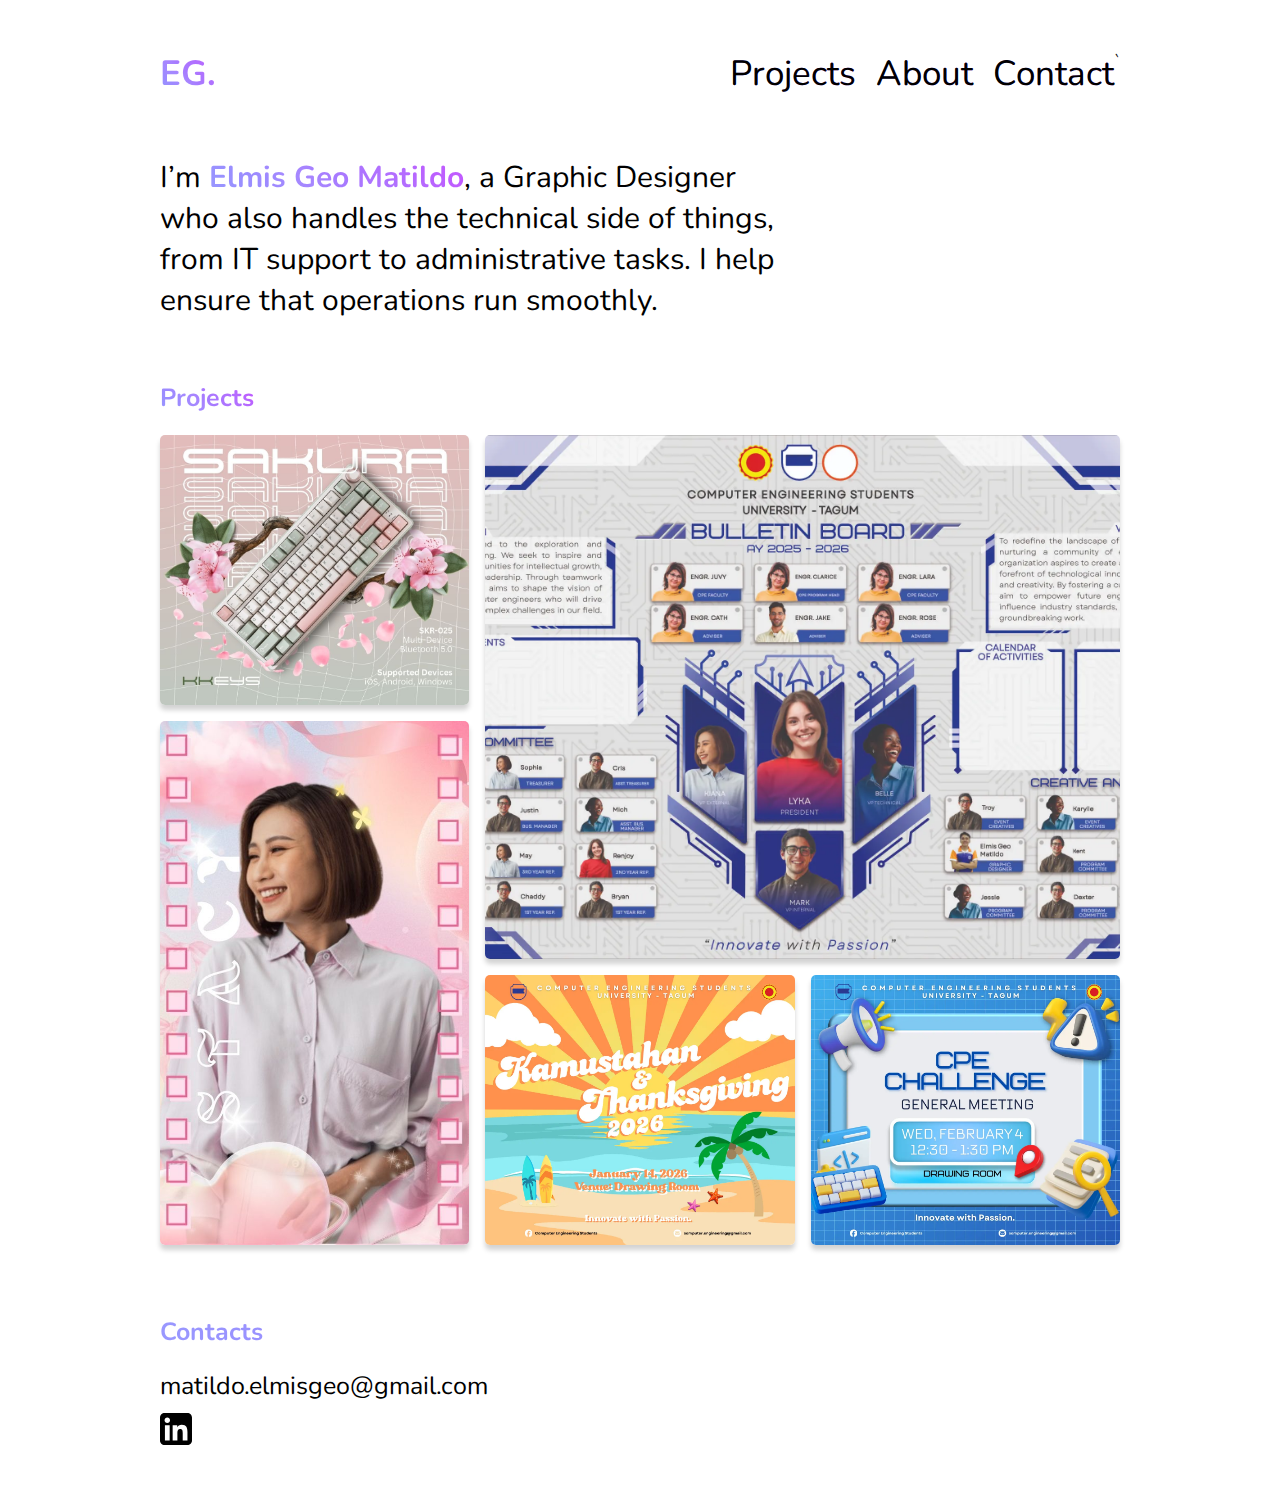
<file: index.html>
<!DOCTYPE html>
<html lang="en">
<head>
    <meta charset="UTF-8">
    <meta name="viewport" content="width=device-width, initial-scale=1.0">
    <link rel="preconnect" href="https://fonts.googleapis.com">
    <link rel="preconnect" href="https://fonts.gstatic.com" crossorigin>
    <link href="https://fonts.googleapis.com/css2?family=Nunito:ital,wght@0,200..1000;1,200..1000&family=Quicksand:wght@300..700&display=swap" rel="stylesheet">
    <link rel="stylesheet" href="styles.css">
    <title>Elmis Geo Matildo</title>
    <link rel="shortcut icon" href="icons/favicon.ico" type="image/x-icon">
</head>
<body>
    <nav>
        <ul>
            <a href="index.html"><li class="nav-link bold-text active">EG.</li></a>
            <span>
                <a href="projects.html"><li class="nav-link">Projects</li></a>
                <a href="about.html"><li class="nav-link">About</li></a>
                <a href="contact.html"><li class="nav-link">Contact</li></a>
            </span>
        </ul>`
    </nav>
    <main>
        <div class="intro">
            <p class="large-text">I’m <span class="bold-text gradient-text">Elmis Geo Matildo</span>, a Graphic Designer who 
                also handles the technical side of things, from IT support to administrative tasks. 
                I help ensure that operations run smoothly.</p>
        </div>
        <div class="projects-preview-container">
            <a href="projects.html" class="regular-text bold-text gradient-text">Projects</a>
            <div class="projects-preview-grid">
                <a href="projects.html#keyboard-ad" class="grid-item" style="grid-area: item-1;"><img src="images/Portfolio assets/mockSocMedAd/keyboard.jpg"alt="Keyboard social media ad."></a>
                <a href="projects.html#org-bulletin" class="grid-item" style="grid-area: item-2;"><img src="images/Portfolio assets/org-bulletin.webp"alt="Bulletin board."></a>
                <a href="projects.html#pink-photocard" class="grid-item" style="grid-area: item-3;"><img src="images/Portfolio assets/Photo Cards/pink-front.jpg"alt="Photo card."></a>
                <a href="projects.html#org-event" class="grid-item" style="grid-area: item-4;"><img src="images/Portfolio assets/org-gathering.webp"alt="School org event."></a>
                <a href="projects.html#org-meeting" class="grid-item" style="grid-area: item-5;"><img src="images/Portfolio assets/org-announcement.webp"alt="School org announcement."></a>
            </div>
        </div>
    </main>
    <footer class="contacts">
        <h3 class="regular-text bold-text gradient-text">Contacts</h3>
        <p class="regular-text email">matildo.elmisgeo@gmail.com</p>
        <ul class="contact-list">
            <a href="https://www.linkedin.com/in/elmis-geo-matildo"><li><img src="icons/linkedin-icon.svg" alt="" class="contact-icons"></li></a>
            <!-- <li><img src="icons/facebook-icon.svg" alt="" class="contact-icons"></li>
            <li><img src="icons/instagram-icon.svg" alt="" class="contact-icons"></li> -->
        </ul>
    </footer>

    <div id="nav-spacer"></div>
</body>
</html>
</file>
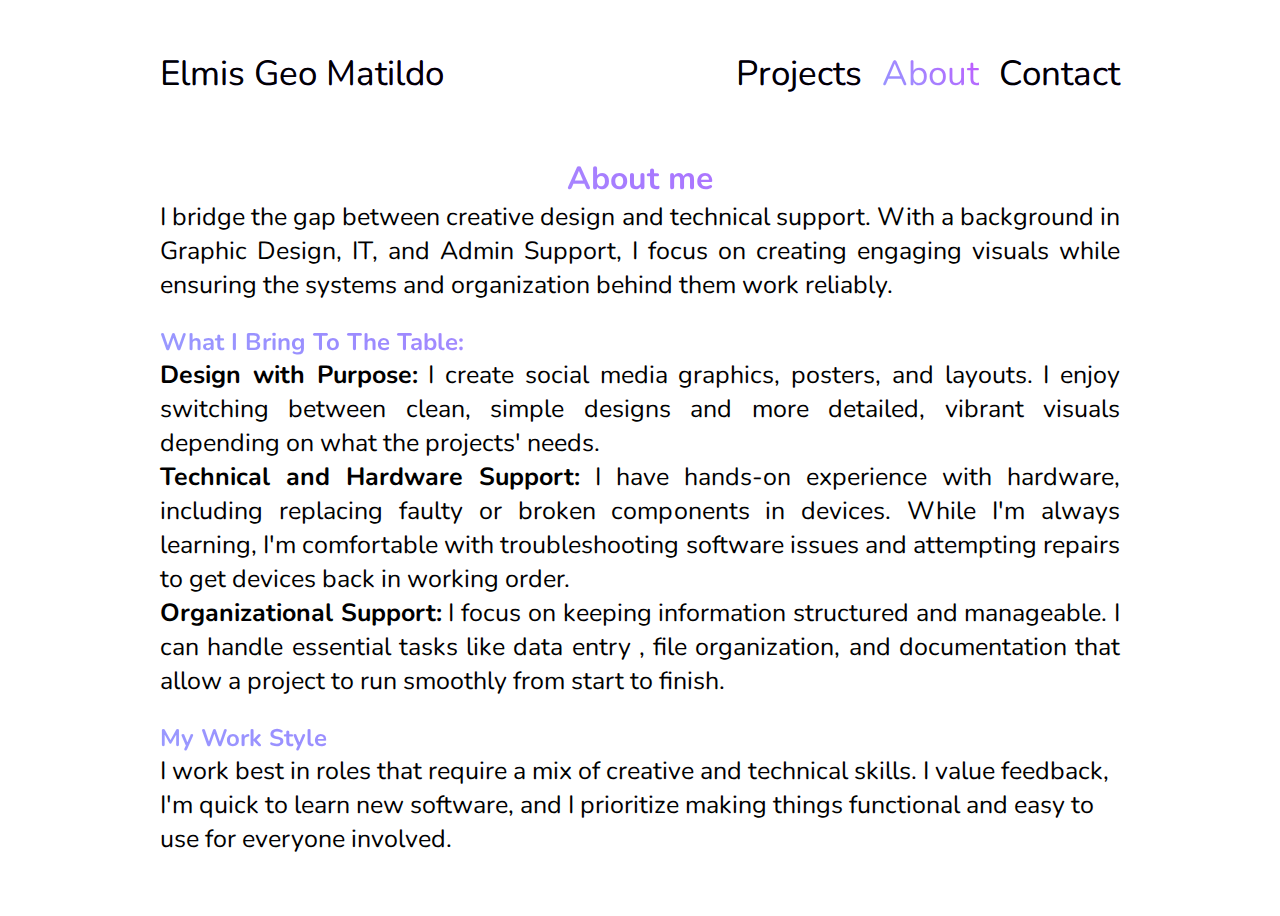
<file: about.html>
<!DOCTYPE html>
<html lang="en">
<head>
    <meta charset="UTF-8">
    <meta name="viewport" content="width=device-width, initial-scale=1.0">
    <link rel="preconnect" href="https://fonts.googleapis.com">
    <link rel="preconnect" href="https://fonts.gstatic.com" crossorigin>
    <link href="https://fonts.googleapis.com/css2?family=Nunito:ital,wght@0,200..1000;1,200..1000&family=Quicksand:wght@300..700&display=swap" rel="stylesheet">
    <link rel="stylesheet" href="styles.css">
    <title>About | Elmis Geo Matildo</title>
    <link rel="shortcut icon" href="icons/favicon.ico" type="image/x-icon">
</head>
<body>
    <nav>
        <ul>
            <a href="index.html"><li class="nav-link">Elmis Geo Matildo</li></a>
            <span>
                <a href="projects.html"><li class="nav-link">Projects</li></a>
                <a href="#"><li class="nav-link active">About</li></a>
                <a href="contact.html"><li class="nav-link">Contact</li></a>
            </span>
        </ul>
    </nav>
    <main>
        <div class="information-container">
            <h1 class="gradient-text margin-top-l center-text bold-text">About me</h1>
            <p class="regular-text justify-text">I bridge the gap between creative design and technical support. With a background in Graphic Design,
                 IT, and Admin Support, I focus on creating engaging visuals while ensuring the systems and organization behind them work reliably.
            </p>
            <h2 class="gradient-text margin-top-l bold-text">What I Bring To The Table:</h2>
            <ul class="regular-text list">
                <li class="list justify-text"><span class="bold-text">Design with Purpose:</span> I create social media graphics, posters, and layouts. I enjoy switching between 
                    clean, simple designs and more detailed, vibrant visuals depending on what the projects' needs.
                </li>
                <li class="justify-text"><span class="bold-text">Technical and Hardware Support:</span> I have hands-on experience with hardware, including replacing faulty 
                or broken components in devices. While I'm always learning, I'm comfortable with troubleshooting software issues and attempting repairs to get 
                devices back in working order.</li>
                <li class="justify-text"><span class="bold-text">Organizational Support:</span> I focus on keeping information structured and manageable. 
                I can handle essential tasks  like data entry , file organization, and documentation that allow a project to run smoothly from start to finish.</li>
            </ul>
            <h2 class="gradient-text margin-top-l bold-text">My Work Style</h2>
            <p class="regular-text">I work best in roles that require a mix of creative and technical skills. I value feedback, I'm quick to learn new software, and I prioritize making 
                things functional and easy to use for everyone involved.
            </p>
        </div>
    </main>
    <div id="nav-spacer"></div>
</body>
</html>
</file>
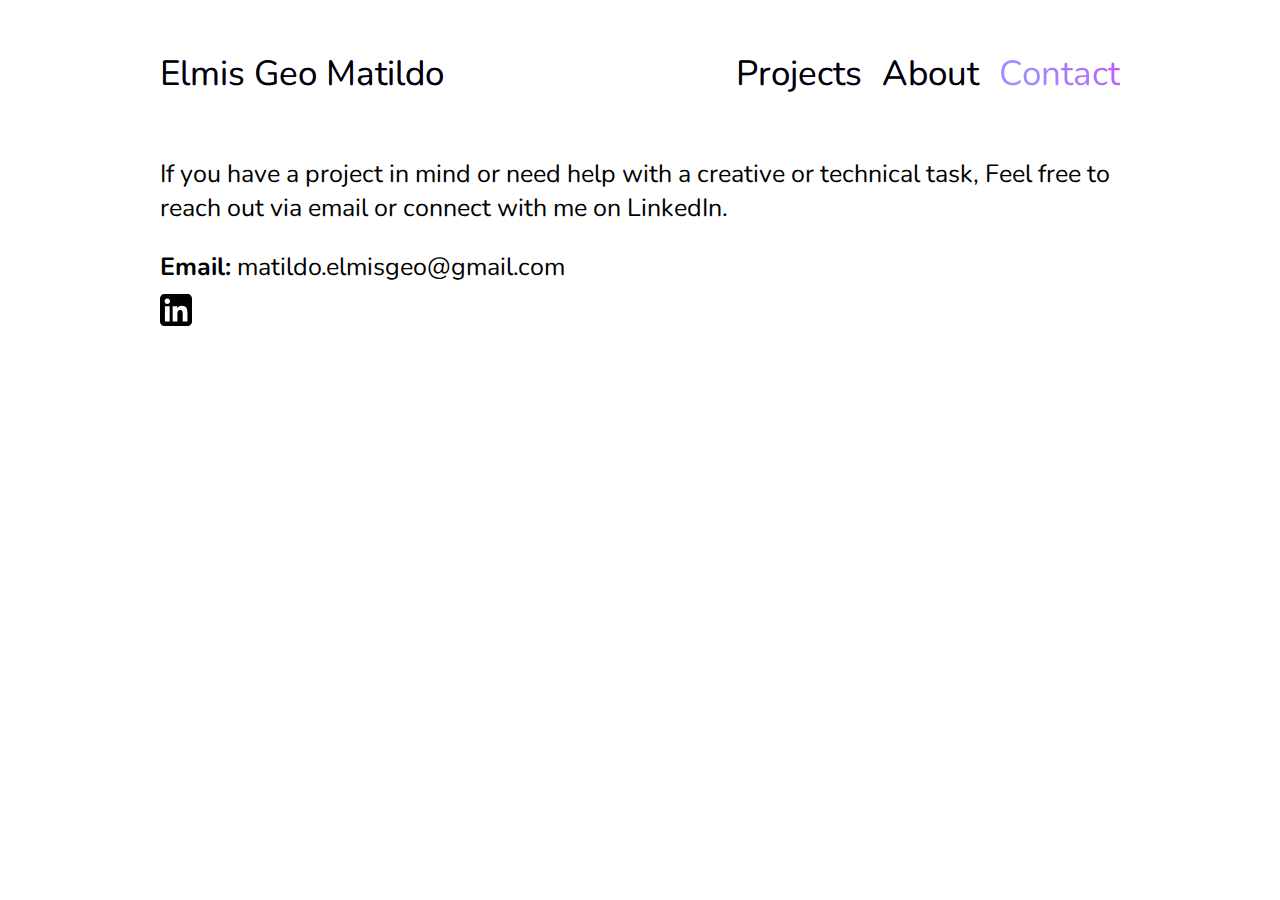
<file: contact.html>
<!DOCTYPE html>
<html lang="en">
<head>
    <meta charset="UTF-8">
    <meta name="viewport" content="width=device-width, initial-scale=1.0">
    <link rel="preconnect" href="https://fonts.googleapis.com">
    <link rel="preconnect" href="https://fonts.gstatic.com" crossorigin>
    <link href="https://fonts.googleapis.com/css2?family=Nunito:ital,wght@0,200..1000;1,200..1000&family=Quicksand:wght@300..700&display=swap" rel="stylesheet">
    <link rel="stylesheet" href="styles.css">
    <title>Contact | Elmis Geo Matildo</title>
    <link rel="shortcut icon" href="icons/favicon.ico" type="image/x-icon">
</head>
<body>
    <nav>
        <ul>
            <a href="index.html"><li class="nav-link">Elmis Geo Matildo</li></a>
            <span>
                <a href="projects.html"><li class="nav-link">Projects</li></a>
                <a href="about.html"><li class="nav-link">About</li></a>
                <a href="#"><li class="nav-link active">Contact</li></a>
            </span>
        </ul>
    </nav>
    <footer class="contacts">
        <h3 class="regular-text">If you have a project in mind or need help with a creative or technical task, Feel free to reach out via email or connect with me on LinkedIn.</h3>
        <p class="regular-text margin-top-l"><span class="bold-text">Email:</span> <a href="mailto:matildo.elmisgeo@gmail.com" class="regular-text">matildo.elmisgeo@gmail.com</a></p>
        <ul class="contact-list">
            <a href="https://www.linkedin.com/in/elmis-geo-matildo"><li><img src="icons/linkedin-icon.svg" alt="" class="contact-icons"></li></a>
            <!-- <li><img src="icons/facebook-icon.svg" alt="" class="contact-icons"></li>
            <li><img src="icons/instagram-icon.svg" alt="" class="contact-icons"></li> -->
        </ul>
    </footer>
</body>
</html>
</file>
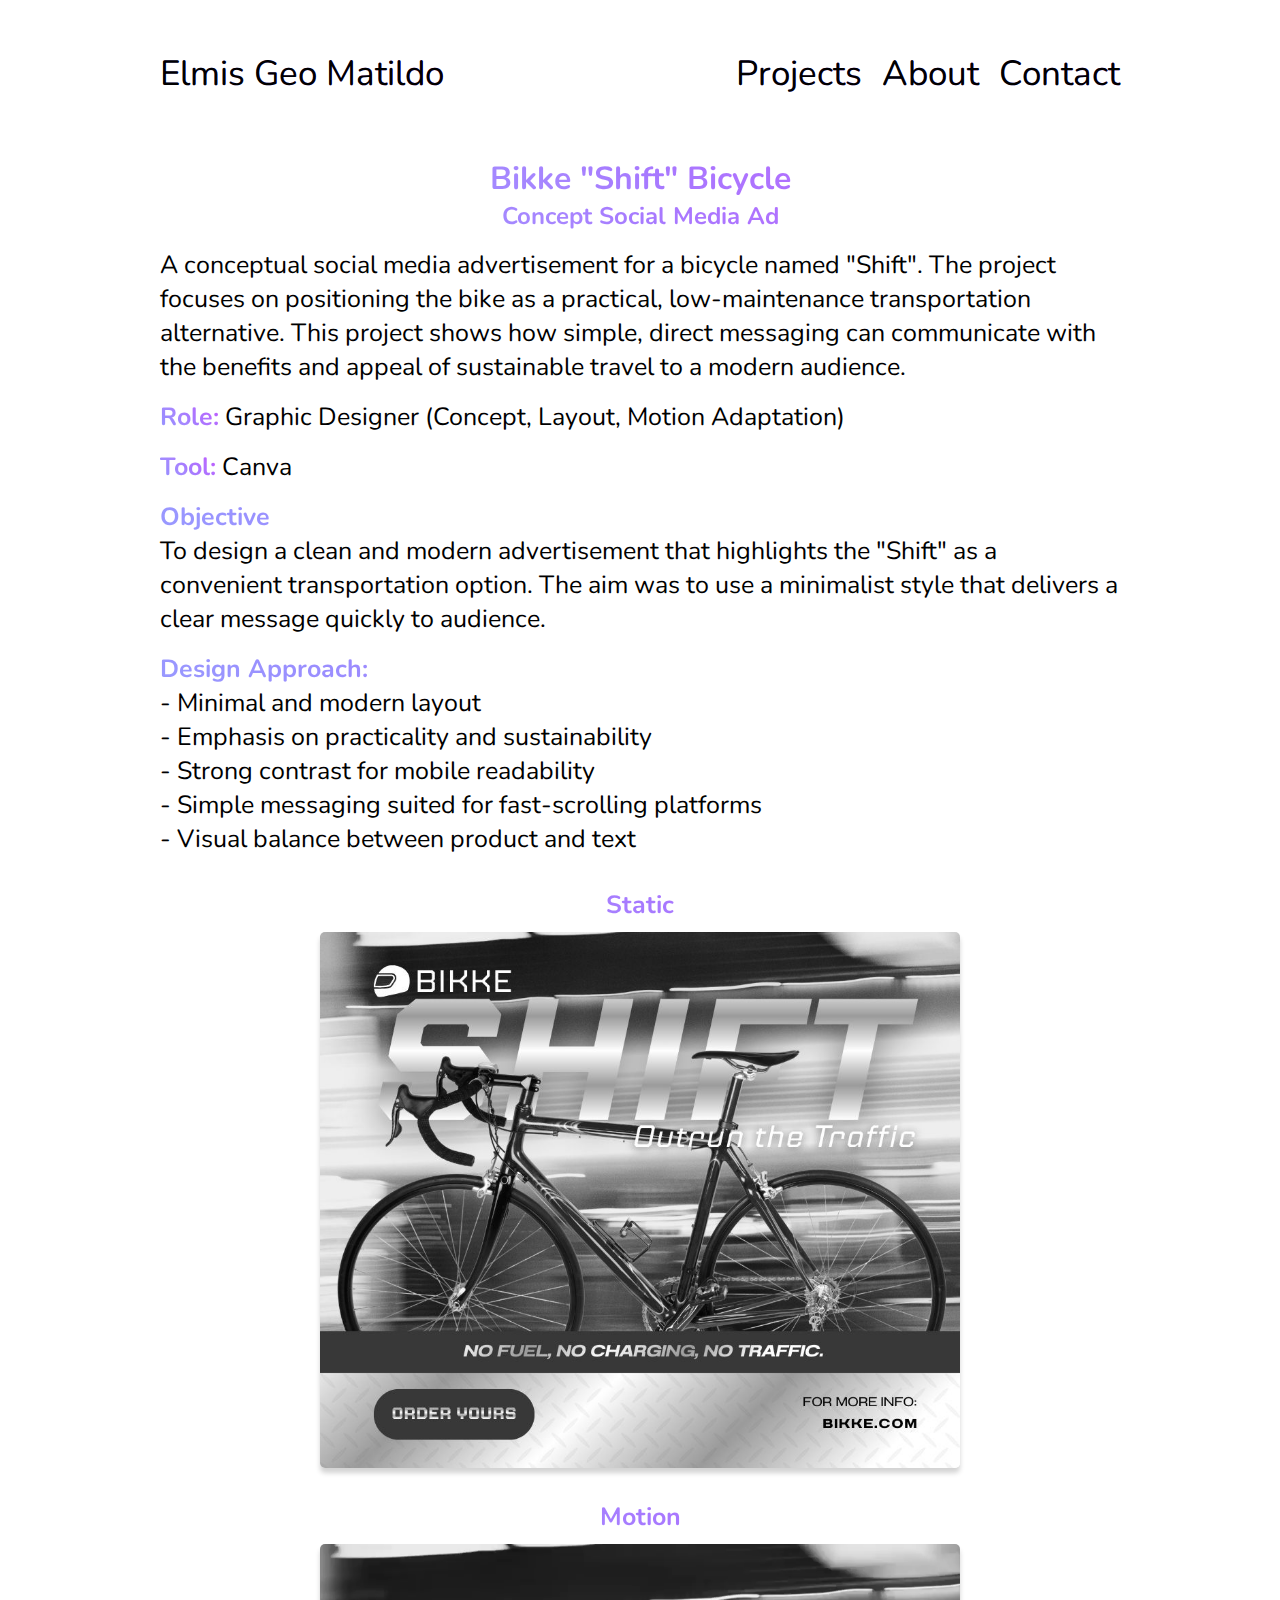
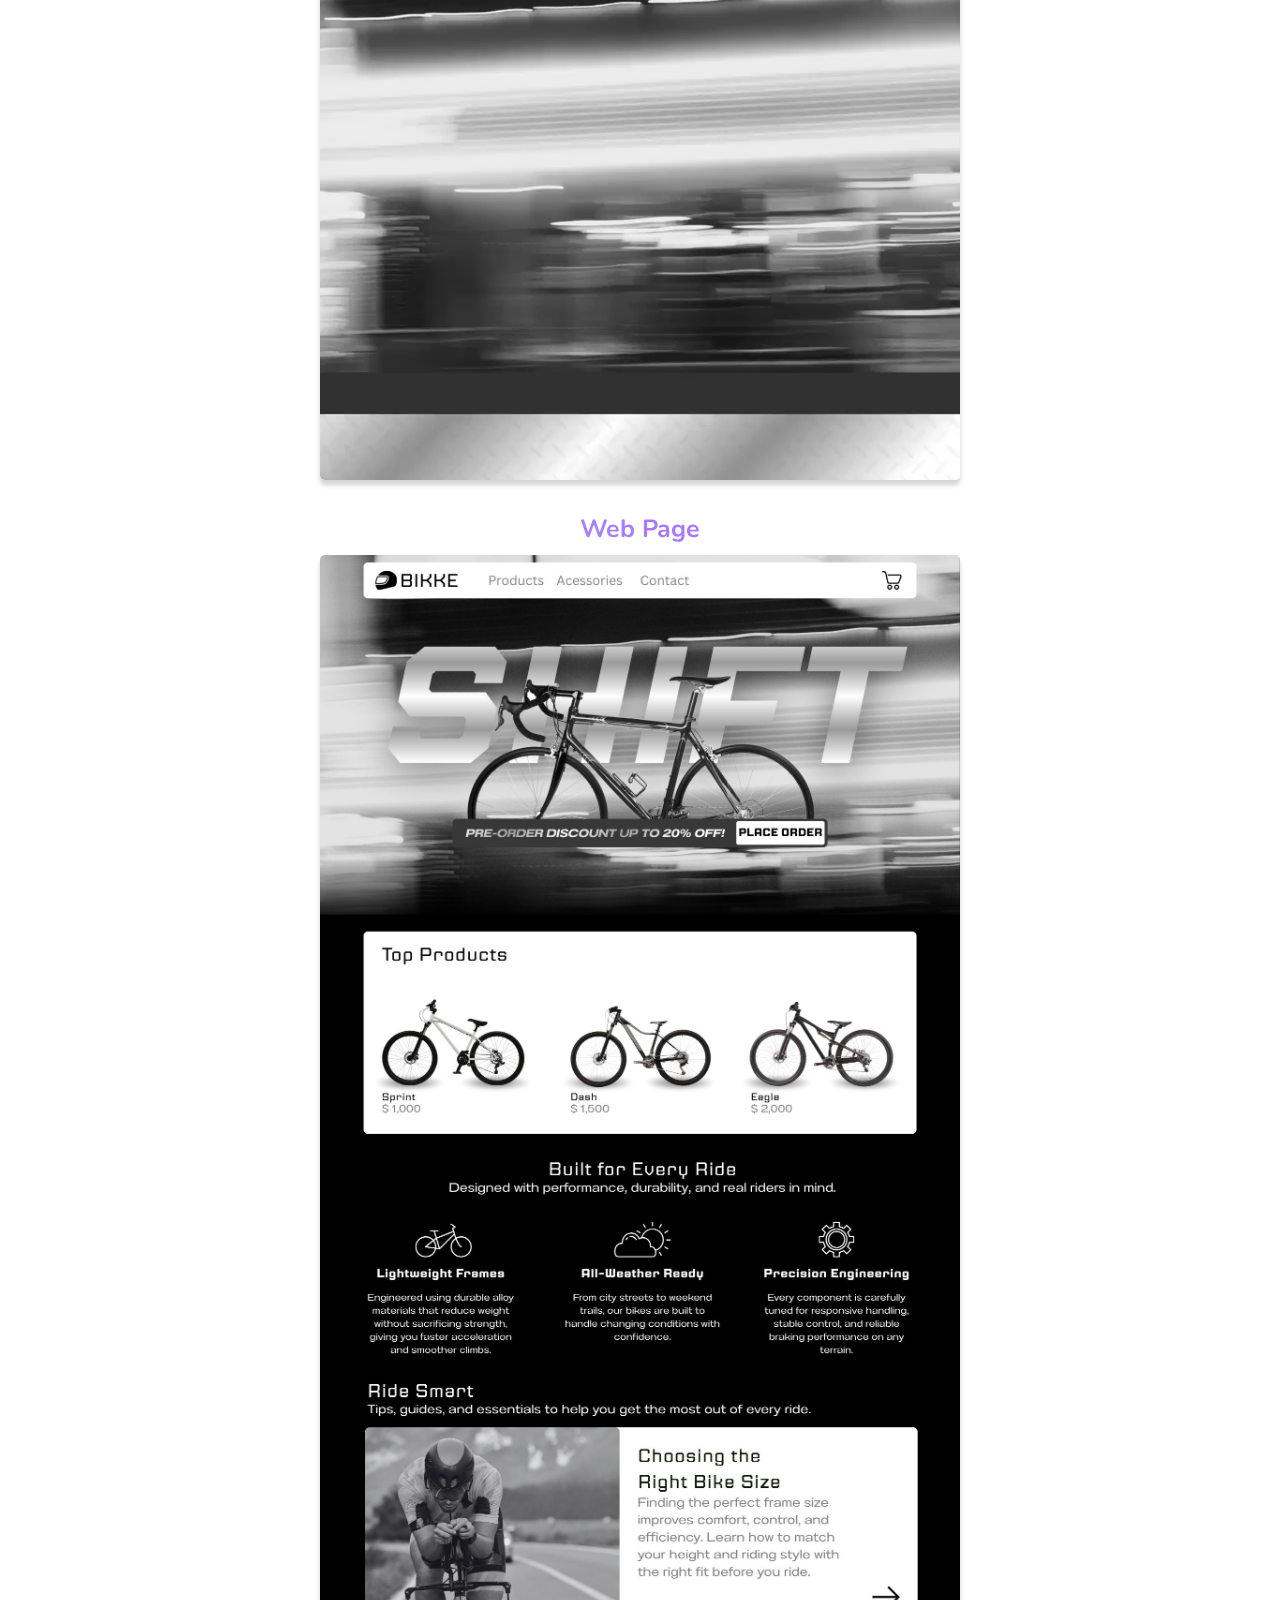
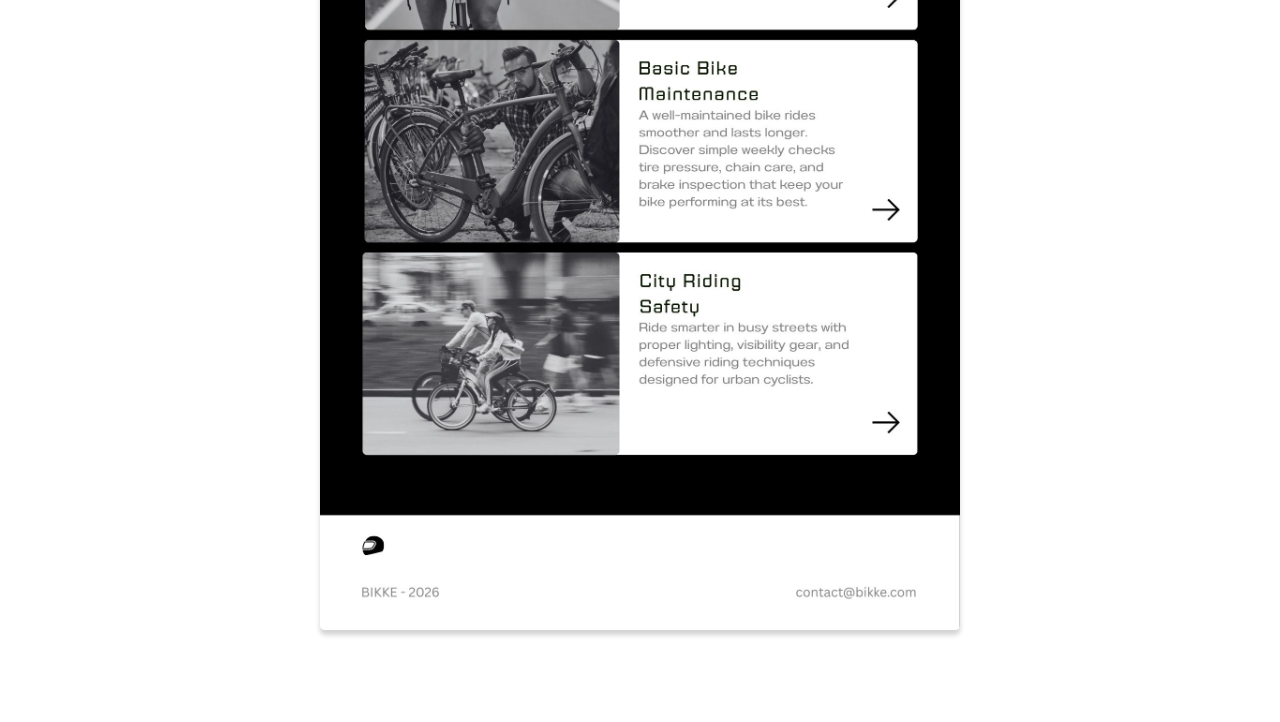
<file: projects-sub-ad-bike.html>
<!DOCTYPE html>
<html lang="en">
<head>
    <meta charset="UTF-8">
    <meta name="viewport" content="width=device-width, initial-scale=1.0">
    <link rel="preconnect" href="https://fonts.googleapis.com">
    <link rel="preconnect" href="https://fonts.gstatic.com" crossorigin>
    <link href="https://fonts.googleapis.com/css2?family=Nunito:ital,wght@0,200..1000;1,200..1000&family=Quicksand:wght@300..700&display=swap" rel="stylesheet">
    <link rel="stylesheet" href="styles.css">
    <title>Bikke | Shift</title>
    <link rel="shortcut icon" href="icons/favicon.ico" type="image/x-icon">
</head>
<body>
    <nav>
        <ul>
            <a href="index.html"><li class="nav-link">Elmis Geo Matildo</li></a>
            <span>
                <a href="projects.html"><li class="nav-link">Projects</li></a>
                <a href="about.html"><li class="nav-link">About</li></a>
                <a href="contact.html"><li class="nav-link">Contact</li></a>
            </span>
        </ul>
    </nav>
    <main>
        <div class="project-view-container">
            <div class="project-details-container">
                <span>
                    <h1 class="bold-text gradient-text center-text">Bikke "Shift" Bicycle</h1>
                    <h2 class="bold-text gradient-text center-text">Concept Social Media Ad</h2>
                </span>
                <p class="regular-text">A conceptual social media advertisement for a bicycle named "Shift". The project focuses on
                    positioning the bike as a practical, low-maintenance transportation alternative. This project shows how simple,
                    direct messaging can communicate with the benefits and appeal of sustainable travel to a modern audience.
                </p>
                <p class="regular-text"><span class="gradient-text bold-text">Role:</span> Graphic Designer (Concept, Layout, Motion Adaptation)</p>
                <p class="regular-text"><span class="gradient-text bold-text">Tool:</span> Canva</p>
                <span>
                    <h3 class="regular-text bold-text gradient-text">Objective</h3>
                    <p class="regular-text">To design a clean and modern advertisement that highlights the "Shift" as a convenient transportation option. The aim was to use a minimalist style that delivers a clear message quickly to audience.
                    </p>
                </span>
                <span>
                    <h3 class="regular-text bold-text gradient-text">Design Approach:</h3>
                    <ul class="body-list regular-text">
                        <li>- Minimal and modern layout</li>
                        <li>- Emphasis on practicality and sustainability</li>
                        <li>- Strong contrast for mobile readability</li>
                        <li>- Simple messaging suited for fast-scrolling platforms</li>
                        <li>- Visual balance between product and text</li>
                    </ul>
                </span>
            </div>
            <h2 class="regular-text bold-text gradient-text center-text">Static</h2>
            <img src="images/Portfolio assets/mockSocMedAd/bike.jpg" alt="Social media keyboard ad." class="main-view-project-image">
            <h2 class="regular-text bold-text gradient-text center-text">Motion</h2>
            <video src="videos/bike.mp4" autoplay loop muted playsinline class="main-view-project-video"></video>
            <h2 class="regular-text bold-text gradient-text center-text">Web Page</h2>
            <img src="images/Portfolio assets/mockSocMedAd/bike-page.jpg" alt="Social media keyboard ad." class="main-view-project-image">
        </div>
    </main>
</body>
</html>
</file>
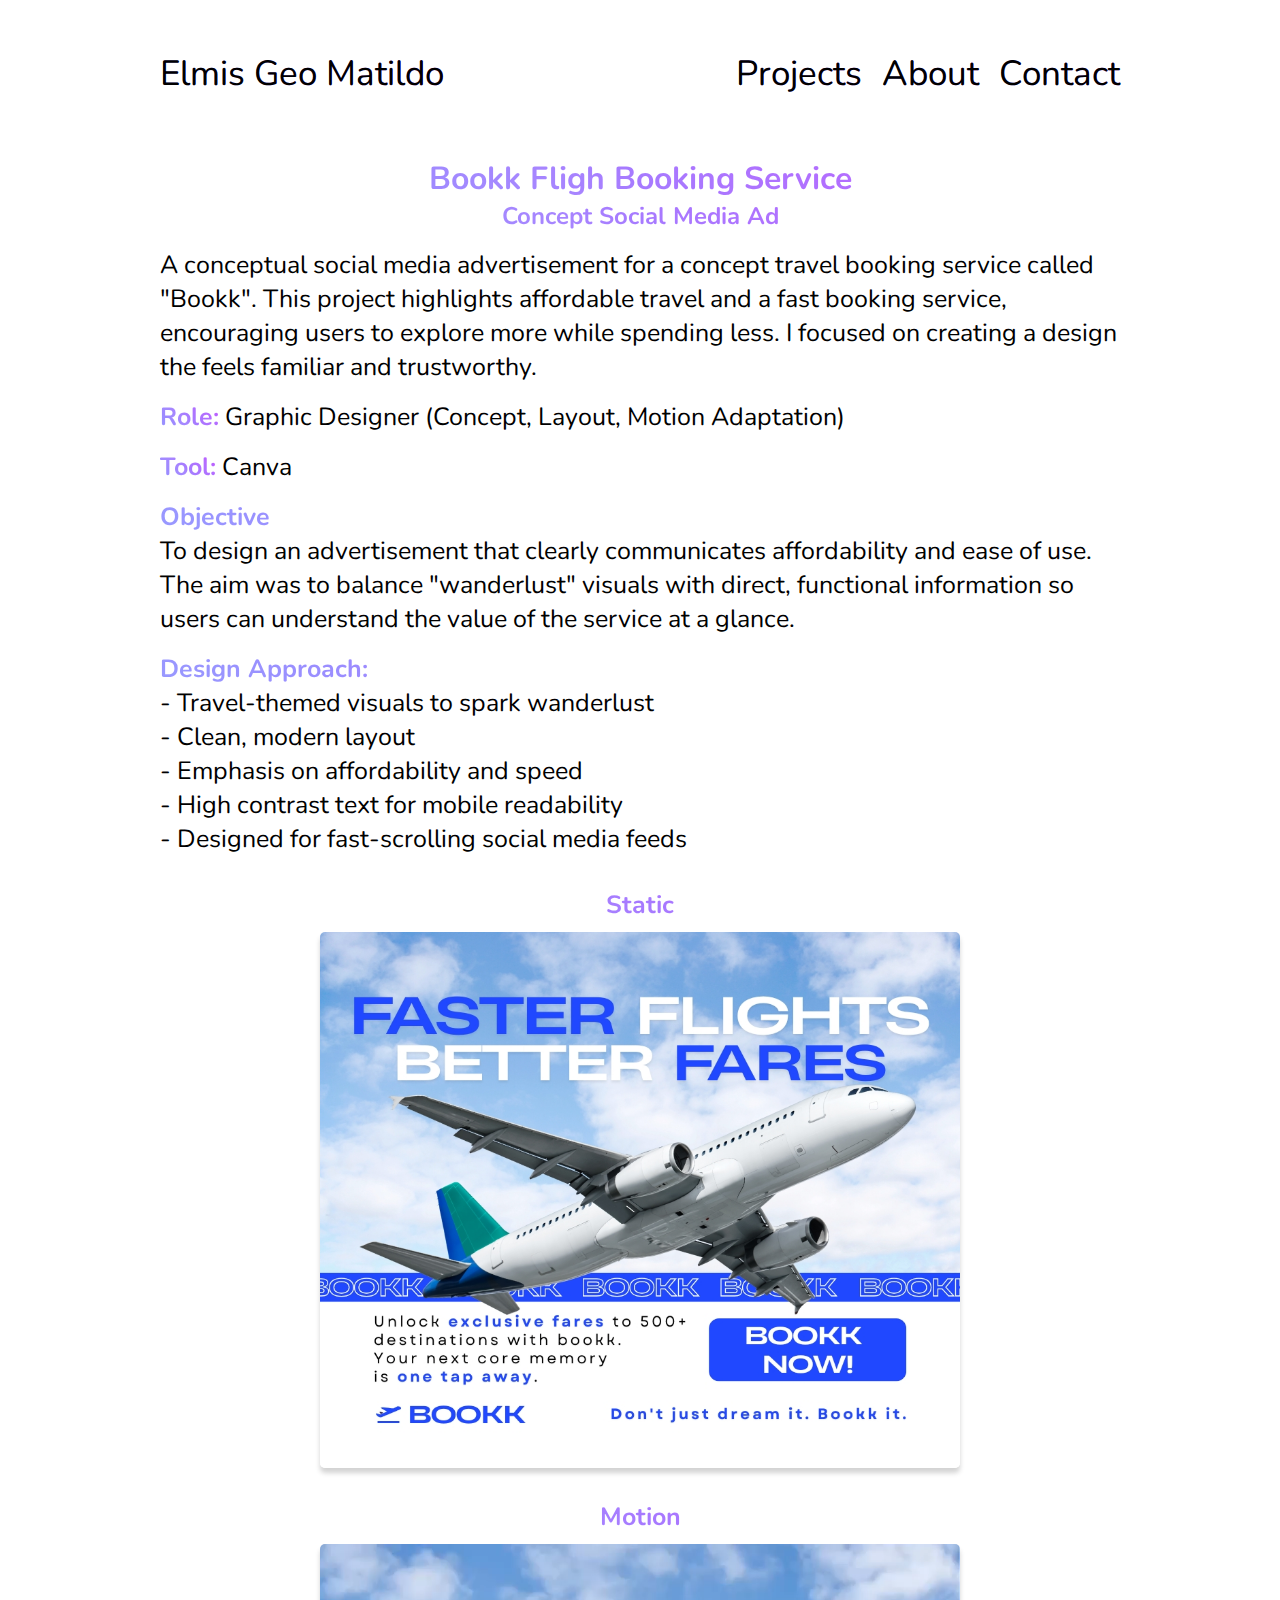
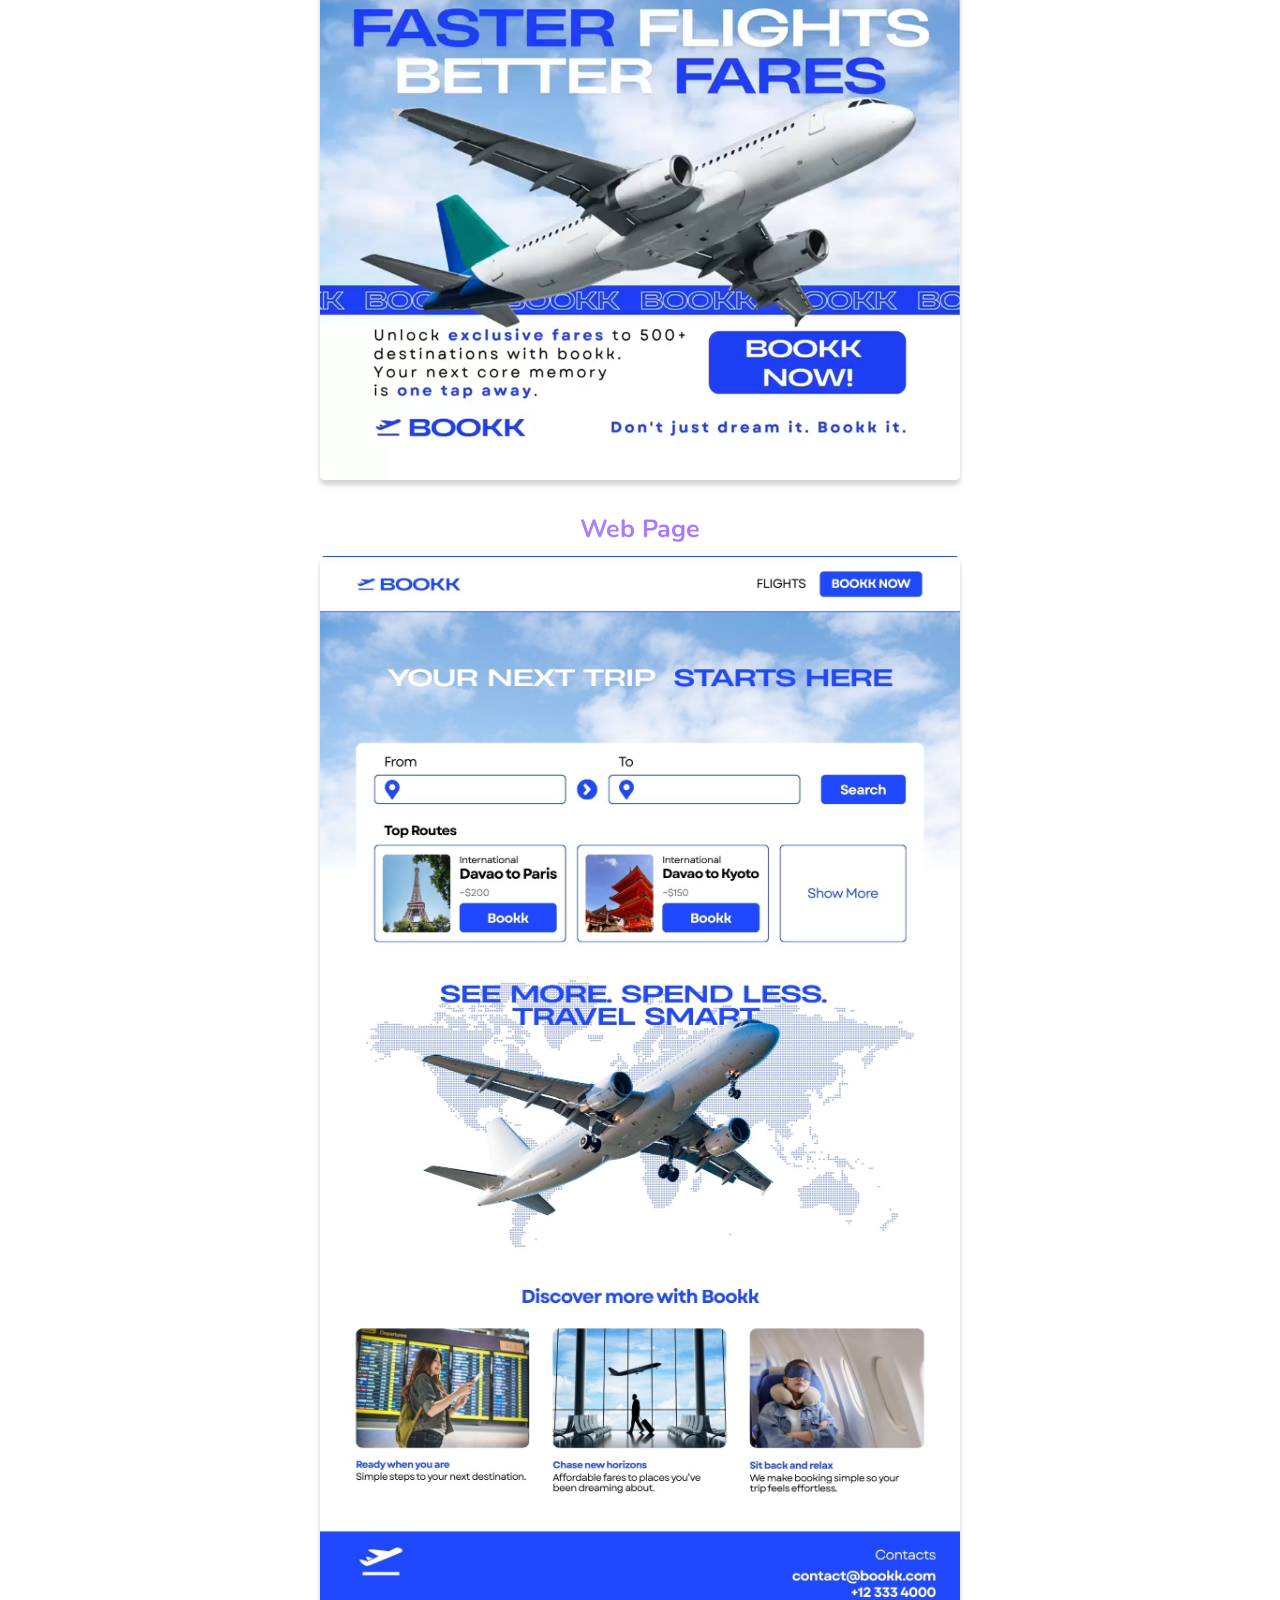
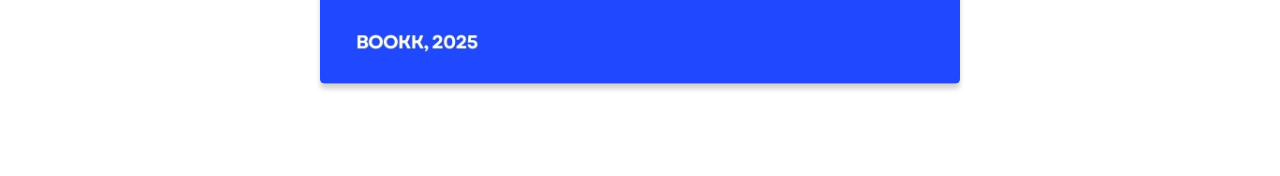
<file: projects-sub-ad-flight-booking.html>
<!DOCTYPE html>
<html lang="en">
<head>
    <meta charset="UTF-8">
    <meta name="viewport" content="width=device-width, initial-scale=1.0">
    <link rel="preconnect" href="https://fonts.googleapis.com">
    <link rel="preconnect" href="https://fonts.gstatic.com" crossorigin>
    <link href="https://fonts.googleapis.com/css2?family=Nunito:ital,wght@0,200..1000;1,200..1000&family=Quicksand:wght@300..700&display=swap" rel="stylesheet">
    <link rel="stylesheet" href="styles.css">
    <title>Bookk</title>
    <link rel="shortcut icon" href="icons/favicon.ico" type="image/x-icon">
</head>
<body>
    <nav>
        <ul>
            <a href="index.html"><li class="nav-link">Elmis Geo Matildo</li></a>
            <span>
                <a href="projects.html"><li class="nav-link">Projects</li></a>
                <a href="about.html"><li class="nav-link">About</li></a>
                <a href="contact.html"><li class="nav-link">Contact</li></a>
            </span>
        </ul>
    </nav>
    <main>
        <div class="project-view-container">
            <div class="project-details-container">
                <span>
                    <h1 class="bold-text gradient-text center-text">Bookk Fligh Booking Service</h1>
                    <h2 class="bold-text gradient-text center-text">Concept Social Media Ad</h2>
                </span>
                <p class="regular-text">A conceptual social media advertisement for a concept travel booking service called "Bookk". This project 
                    highlights affordable travel and a fast booking service, encouraging users to explore more while spending less. I focused on creating 
                    a design the feels familiar and trustworthy.
                </p>
                <p class="regular-text"><span class="gradient-text bold-text">Role:</span> Graphic Designer (Concept, Layout, Motion Adaptation)</p>
                <p class="regular-text"><span class="gradient-text bold-text">Tool:</span> Canva</p>
                <span>
                    <h3 class="regular-text bold-text gradient-text">Objective</h3>
                    <p class="regular-text">To design an advertisement that clearly communicates affordability and ease of use. The aim was to balance 
                        "wanderlust" visuals with direct, functional information so users can understand the value of the service at a glance.
                    </p>
                </span>
                <span>
                    <h3 class="regular-text bold-text gradient-text">Design Approach:</h3>
                    <ul class="body-list regular-text">
                        <li>- Travel-themed visuals to spark wanderlust</li>
                        <li>- Clean, modern layout</li>
                        <li>- Emphasis on affordability and speed</li>
                        <li>- High contrast text for mobile readability</li>
                        <li>- Designed for fast-scrolling social media feeds</li>
                    </ul>
                </span>
            </div>
            <h2 class="regular-text bold-text gradient-text center-text">Static</h2>
            <img src="images/Portfolio assets/mockSocMedAd/flight.jpg" alt="Social media keyboard ad." class="main-view-project-image">
            <h2 class="regular-text bold-text gradient-text center-text">Motion</h2>
            <video src="videos/flight.mp4" autoplay loop muted playsinline class="main-view-project-video"></video>
            <h2 class="regular-text bold-text gradient-text center-text">Web Page</h2>
            <img src="images/Portfolio assets/mockSocMedAd/flight-page.jpg" alt="Social media keyboard ad." class="main-view-project-image">
        </div>
    </main>
</body>
</html>
</file>
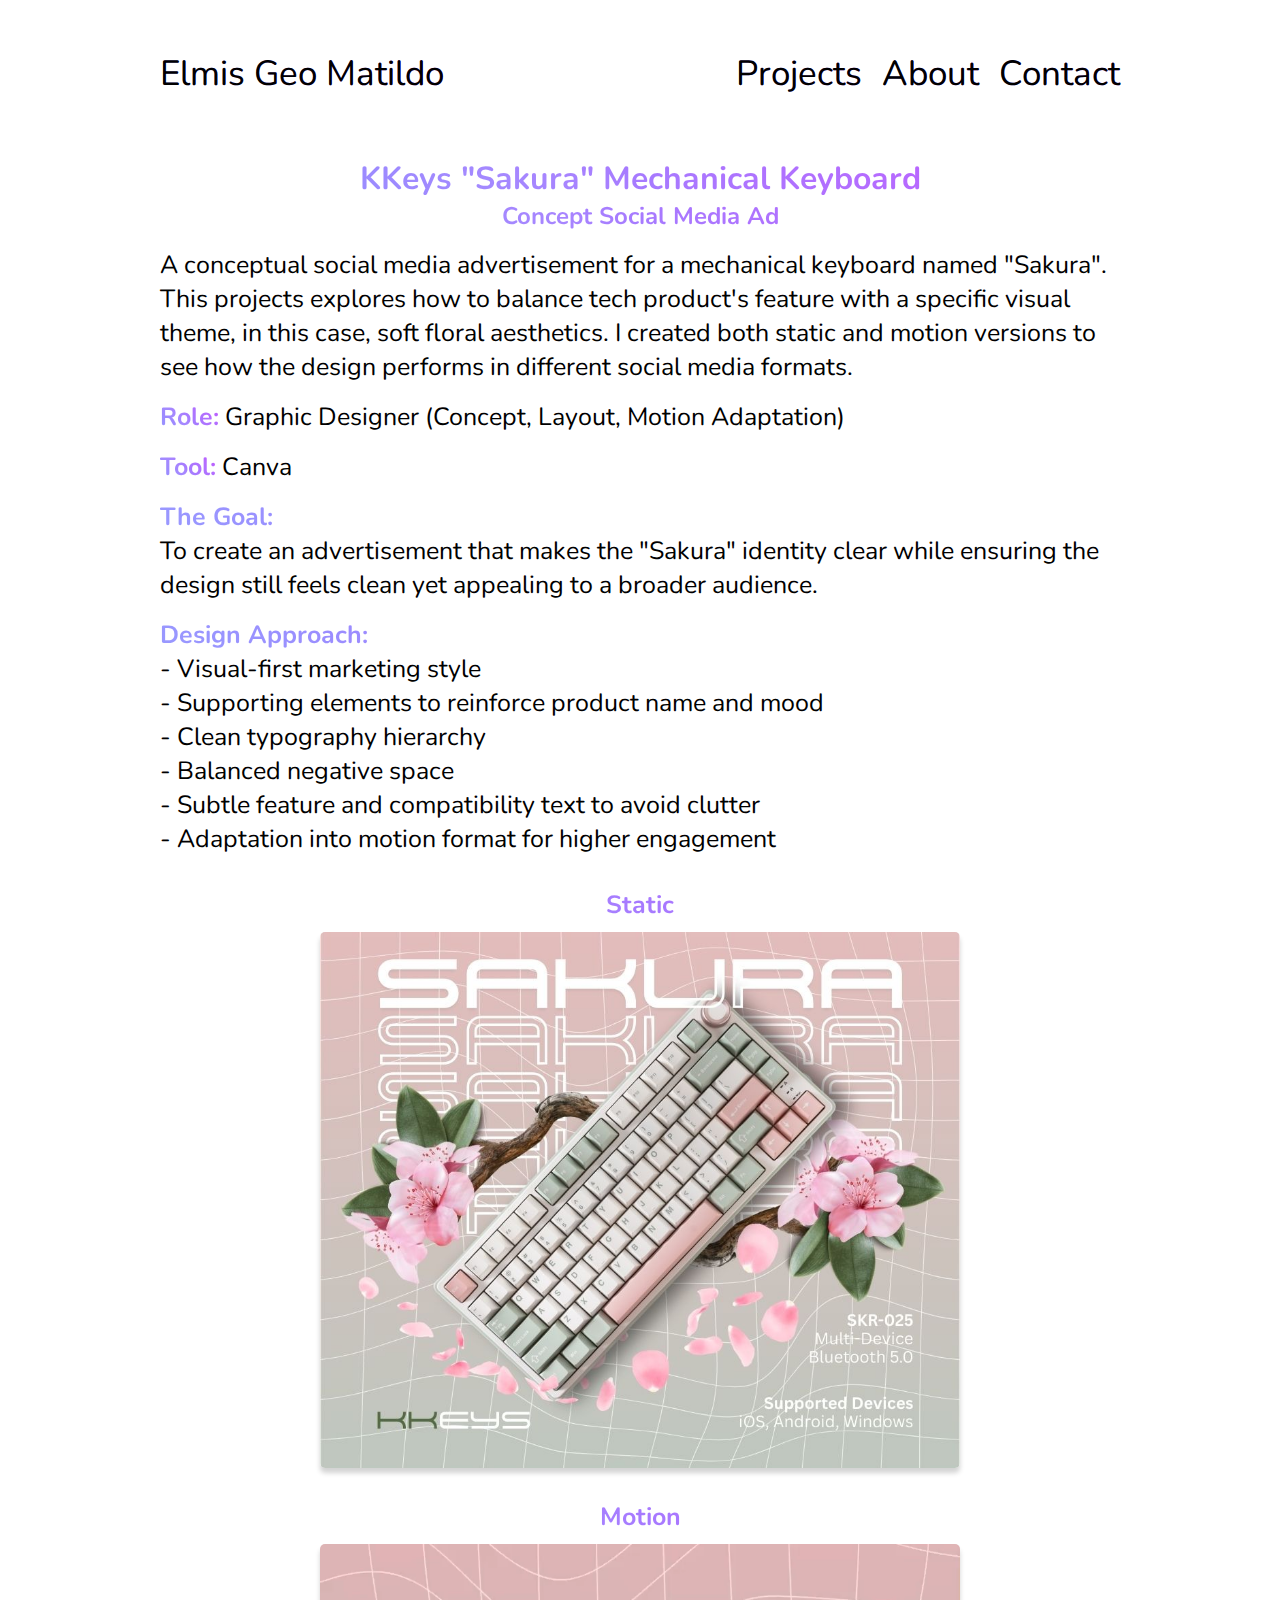
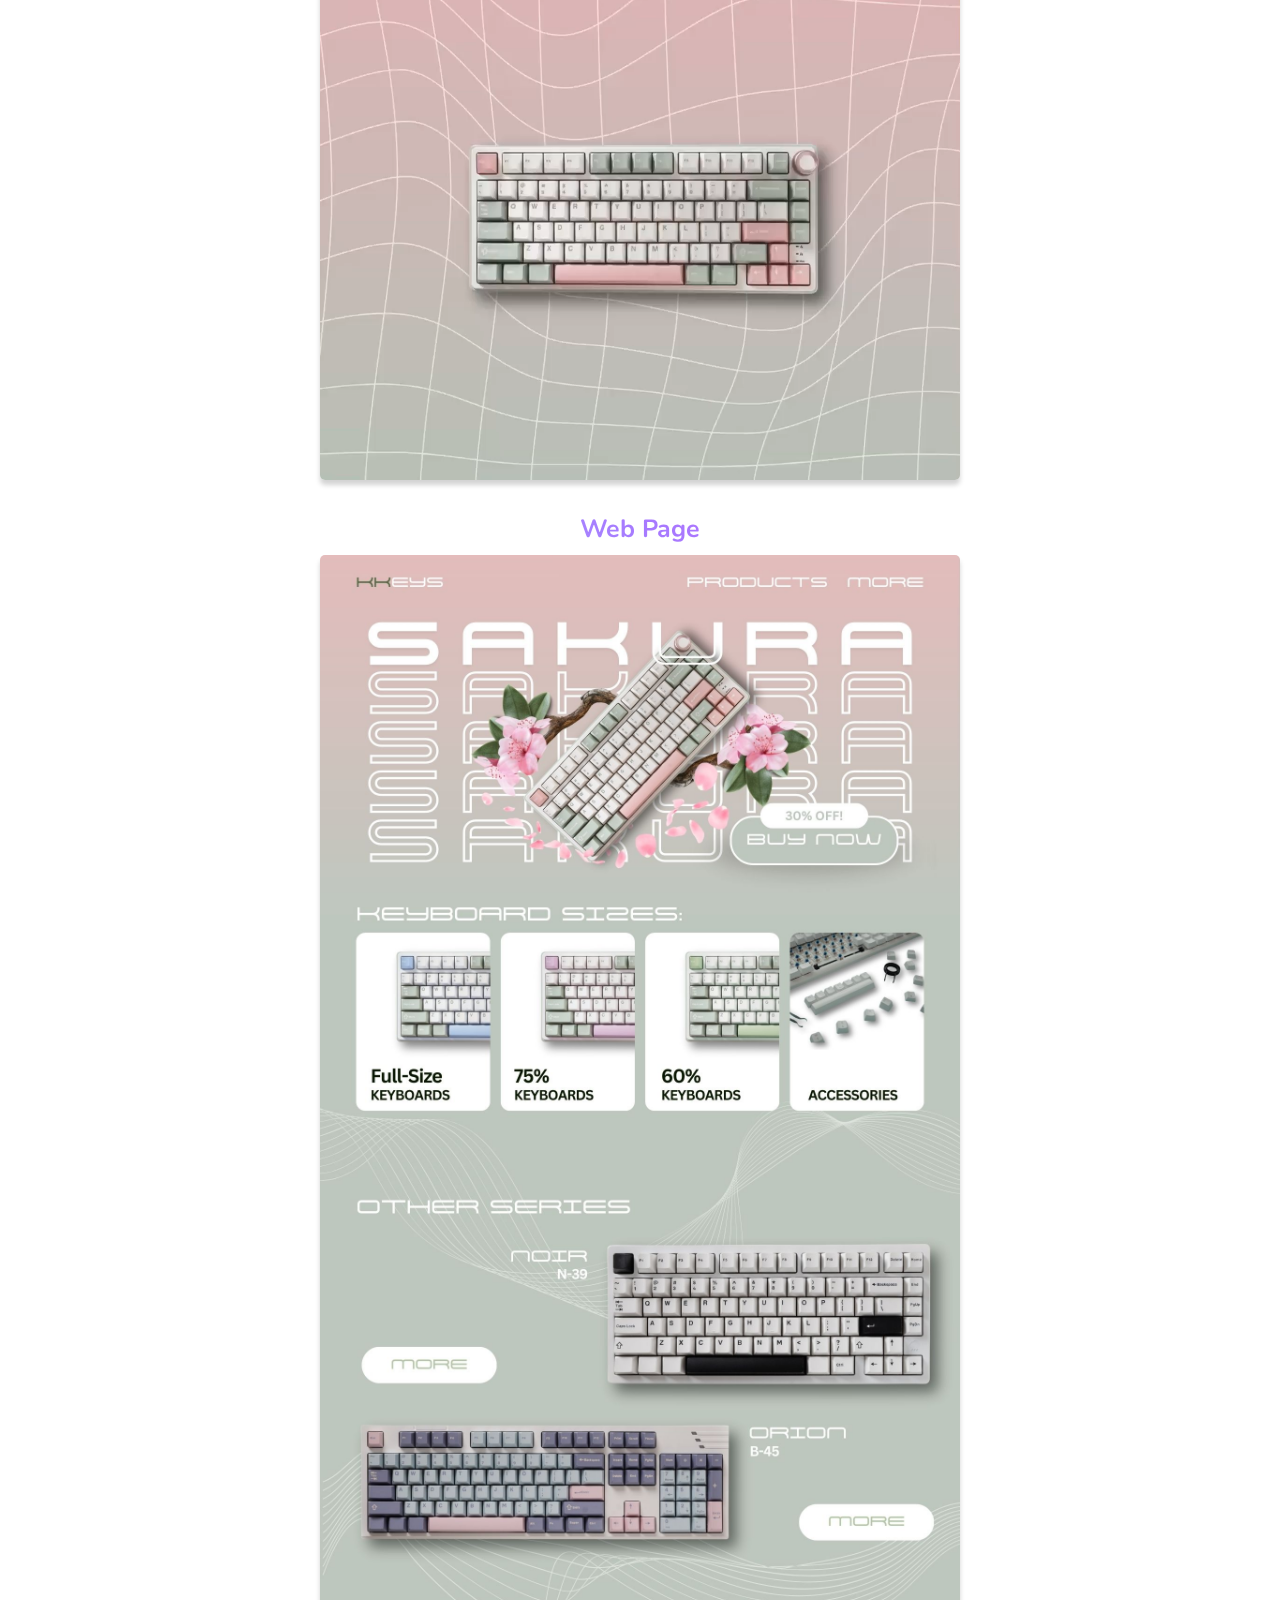
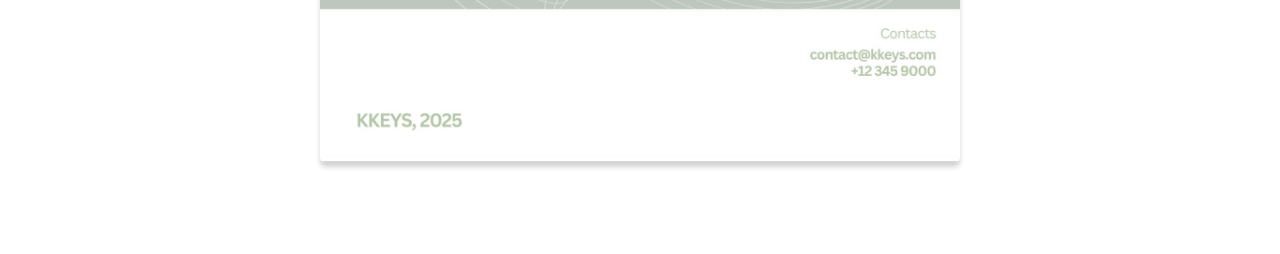
<file: projects-sub-ad-keyboard.html>
<!DOCTYPE html>
<html lang="en">
<head>
    <meta charset="UTF-8">
    <meta name="viewport" content="width=device-width, initial-scale=1.0">
    <link rel="preconnect" href="https://fonts.googleapis.com">
    <link rel="preconnect" href="https://fonts.gstatic.com" crossorigin>
    <link href="https://fonts.googleapis.com/css2?family=Nunito:ital,wght@0,200..1000;1,200..1000&family=Quicksand:wght@300..700&display=swap" rel="stylesheet">
    <link rel="stylesheet" href="styles.css">
    <title>KKeys | Sakura</title>
    <link rel="shortcut icon" href="icons/favicon.ico" type="image/x-icon">
</head>
<body>
    <nav>
        <ul>
            <a href="index.html"><li class="nav-link">Elmis Geo Matildo</li></a>
            <span>
                <a href="projects.html"><li class="nav-link">Projects</li></a>
                <a href="about.html"><li class="nav-link">About</li></a>
                <a href="contact.html"><li class="nav-link">Contact</li></a>
            </span>
        </ul>
    </nav>
    <main>
        <div class="project-view-container">
            <div class="project-details-container">
                <span>
                    <h1 class="bold-text gradient-text center-text">KKeys "Sakura" Mechanical Keyboard</h1>
                    <h2 class="bold-text gradient-text center-text">Concept Social Media Ad</h2>
                </span>
                <p class="regular-text">A conceptual social media advertisement for a mechanical keyboard named "Sakura". This projects explores 
                    how to balance tech product's feature with a specific visual theme, in this case, soft floral aesthetics. I created both static and 
                    motion versions to see how the design performs in different social media formats.</p>
                <p class="regular-text"><span class="gradient-text bold-text">Role:</span> Graphic Designer (Concept, Layout, Motion Adaptation)</p>
                <p class="regular-text"><span class="gradient-text bold-text">Tool:</span> Canva</p>
                <span>
                    <h3 class="regular-text bold-text gradient-text">The Goal:</h3>
                    <p class="regular-text">To create an advertisement that makes the "Sakura" identity clear while ensuring  the design still feels clean yet appealing to
                        a broader audience.
                    </p>
                </span>
                <span>
                    <h3 class="regular-text bold-text gradient-text">Design Approach:</h3>
                    <ul class="body-list regular-text">
                        <li>- Visual-first marketing style</li>
                        <li>- Supporting elements to reinforce product name and mood</li>
                        <li>- Clean typography hierarchy</li>
                        <li>- Balanced negative space</li>
                        <li>- Subtle feature and compatibility text to avoid clutter</li>
                        <li>- Adaptation into motion format for higher engagement</li>
                    </ul>
                </span>
            </div>
            <h2 class="regular-text bold-text gradient-text center-text">Static</h2>
            <img src="images/Portfolio assets/mockSocMedAd/keyboard.jpg" alt="Social media keyboard ad." class="main-view-project-image">
            <h2 class="regular-text bold-text gradient-text center-text">Motion</h2>
            <video src="videos/keyboard.mp4" autoplay loop muted playsinline class="main-view-project-video"></video>
            <h2 class="regular-text bold-text gradient-text center-text">Web Page</h2>
            <img src="images/Portfolio assets/mockSocMedAd/keyboard-page.jpg" alt="Social media keyboard ad." class="main-view-project-image">
        </div>
    </main>
</body>
</html>
</file>
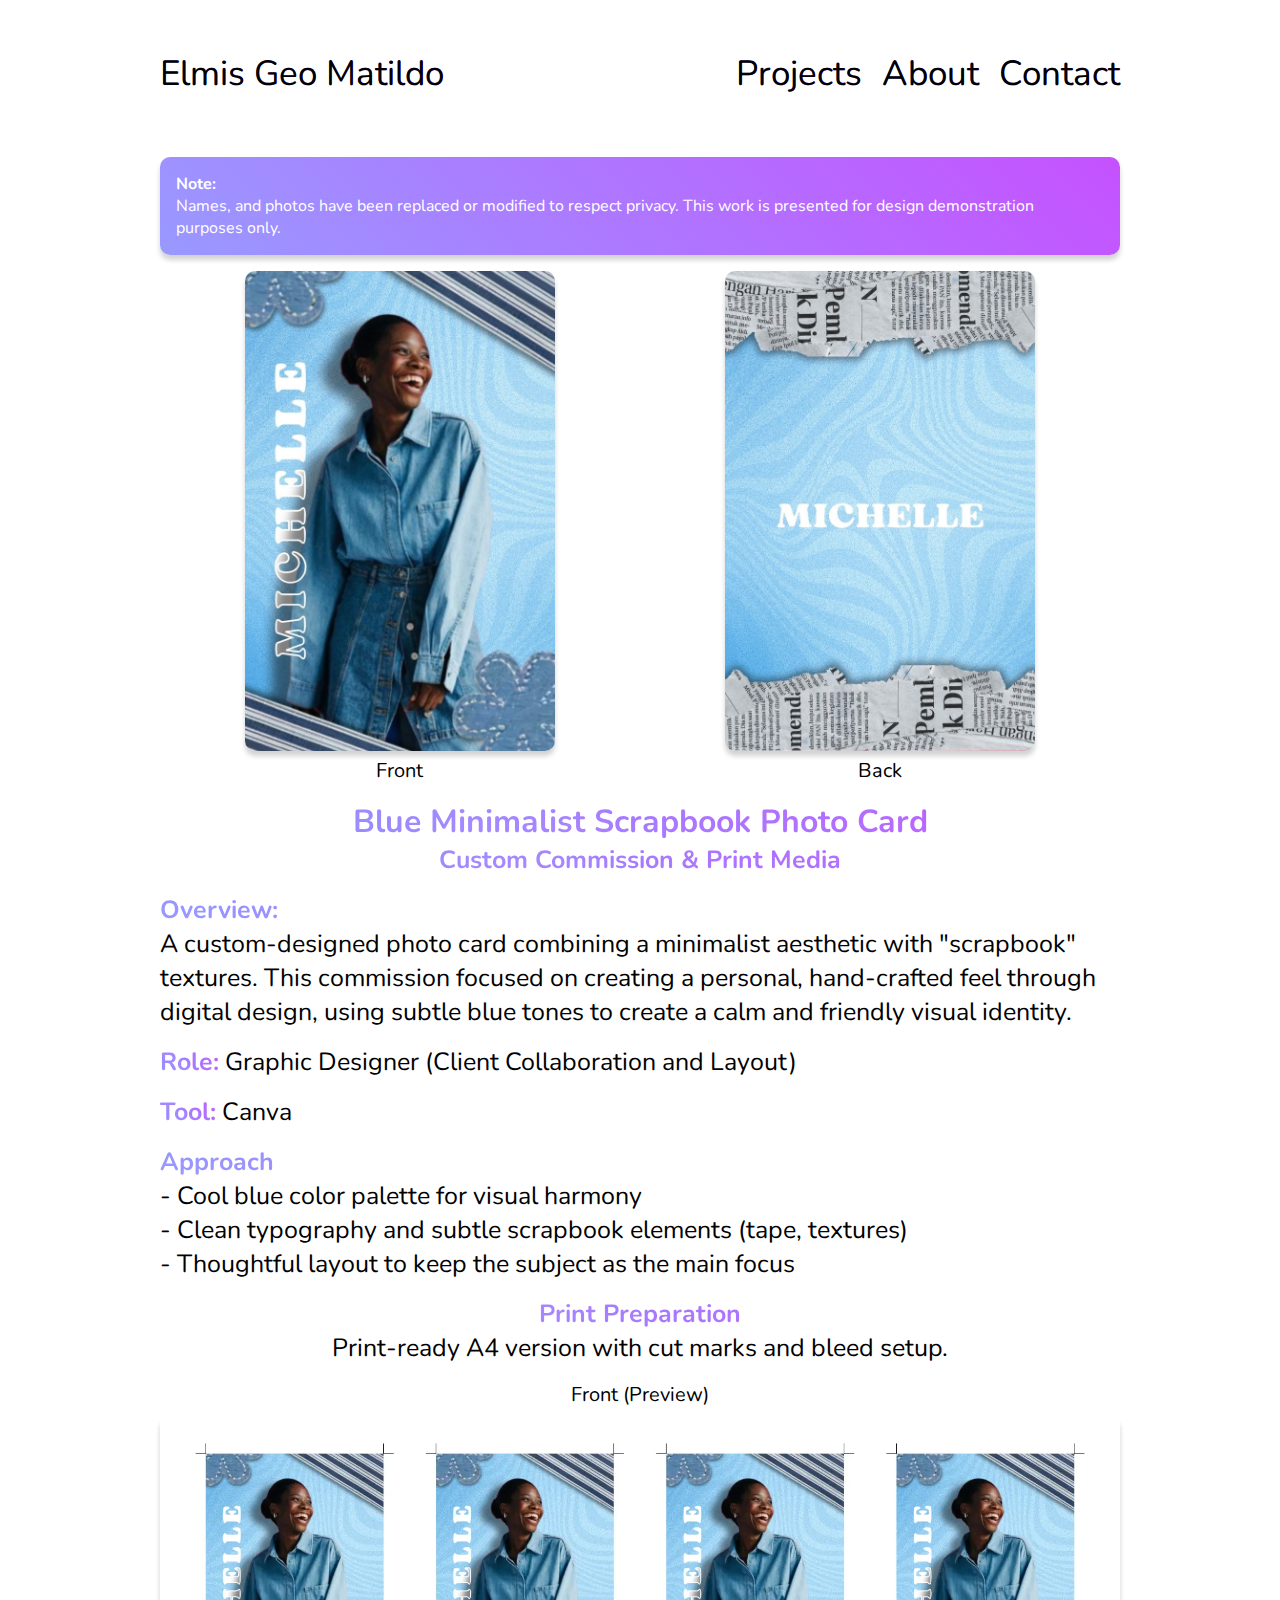
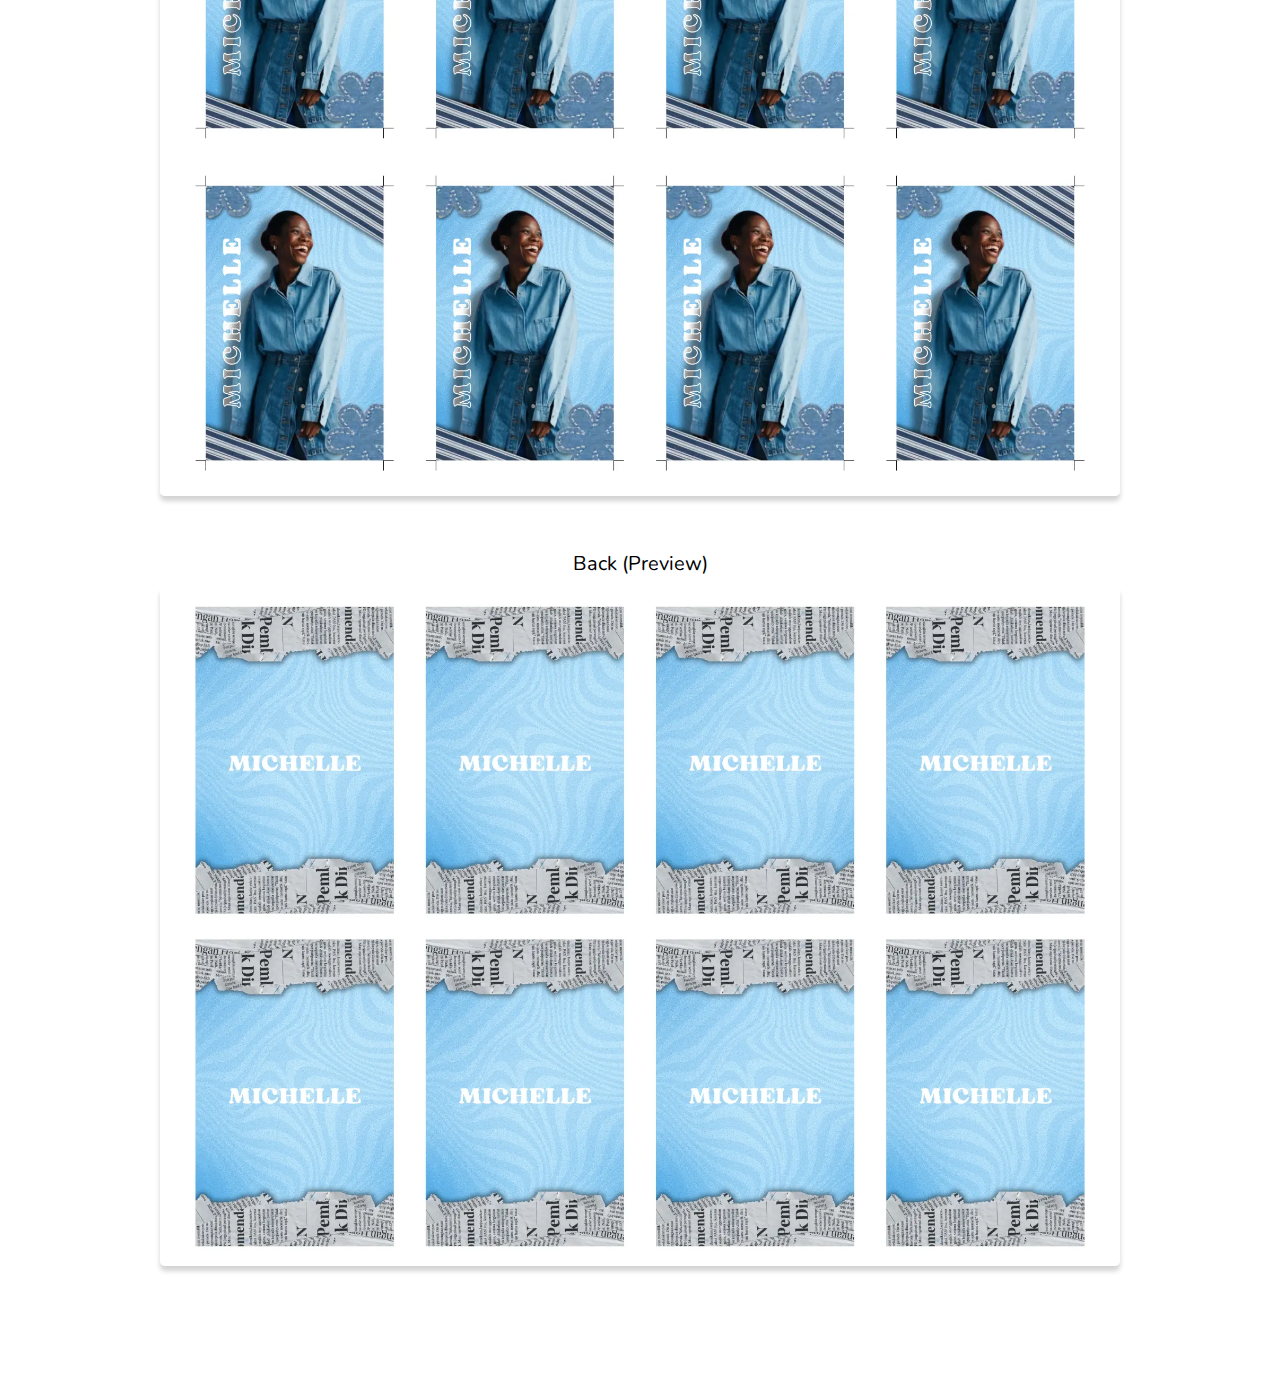
<file: projects-sub-personal-blue.html>
<!DOCTYPE html>
<html lang="en">
<head>
    <meta charset="UTF-8">
    <meta name="viewport" content="width=device-width, initial-scale=1.0">
    <link rel="preconnect" href="https://fonts.googleapis.com">
    <link rel="preconnect" href="https://fonts.gstatic.com" crossorigin>
    <link href="https://fonts.googleapis.com/css2?family=Nunito:ital,wght@0,200..1000;1,200..1000&family=Quicksand:wght@300..700&display=swap" rel="stylesheet">
    <link rel="stylesheet" href="styles.css">
    <title>Blue Minimalist Scrapbook Photo Card</title>
    <link rel="shortcut icon" href="icons/favicon.ico" type="image/x-icon">
</head>
<body>
    <nav>
        <ul>
            <a href="index.html"><li class="nav-link">Elmis Geo Matildo</li></a>
            <span>
                <a href="projects.html"><li class="nav-link">Projects</li></a>
                <a href="about.html"><li class="nav-link">About</li></a>
                <a href="contact.html"><li class="nav-link">Contact</li></a>
            </span>
        </ul>
    </nav>
    <main>
        <div class="project-view-container">
            <div class="project-details-container">
                <span class="banner">
                    <p class="bold-text">Note:</p>
                    <p>Names, and photos have been replaced or modified to respect privacy.
                    This work is presented for design demonstration purposes only.</p>
                </span>

                <div class="photo-card-container">
                    <span>
                        <img src="images/Portfolio assets/Photo Cards/blue-front.jpg" alt="">
                        <p class="small-text">Front</p>
                    </span>
                    <span>
                        <img src="images/Portfolio assets/Photo Cards/blue-back.jpg" alt="">
                        <p class="small-text">Back</p>
                    </span>
                </div>

                <span class="center-text">
                    <h1 class="gradient-text bold-text">Blue Minimalist Scrapbook Photo Card</h1>
                    <h2 class="gradient-text regular-text bold-text">Custom Commission & Print Media</h2>
                </span>

                <span>
                    <h2 class="gradient-text regular-text bold-text">Overview:</h2>
                    <p class="regular-text">A custom-designed photo card combining a minimalist aesthetic with "scrapbook" textures. 
                        This commission focused on creating a personal, hand-crafted feel through digital design, 
                        using subtle blue tones to create a calm and friendly visual identity.</p>
                </span>
                <p class="regular-text"><span class="gradient-text bold-text">Role:</span> Graphic Designer (Client Collaboration and Layout)</p>
                <p class="regular-text"><span class="gradient-text bold-text">Tool:</span> Canva</p>
                <span>
                    <h2 class="gradient-text regular-text bold-text">Approach</h2>
                    <ul class="body-list regular-text">
                        <li>- Cool blue color palette for visual harmony</li>
                        <li>- Clean typography and subtle scrapbook elements (tape, textures)</li>
                        <li>- Thoughtful layout to keep the subject as the main focus</li>
                    </ul>
                </span>

                <span class="center-text">
                    <h2 class="gradient-text regular-text bold-text">Print Preparation</h2>
                    <p class="regular-text">Print-ready A4 version with cut marks and bleed setup.</p>
                </span>
                
                <span class="center-text">
                    <p class="small-text">Front (Preview)</p>
                    <img src="images/Portfolio assets/Photo Cards/Print/blue-front.webp" class="main-view-project-image-large" alt="">
                </span>

                <span class="center-text">
                    <p class="small-text">Back (Preview)</p>
                    <img src="images/Portfolio assets/Photo Cards/Print/blue-back.webp" class="main-view-project-image-large" alt="">
                </span>
            </div>
        </div>
    </main>
</body>
</html>
</file>
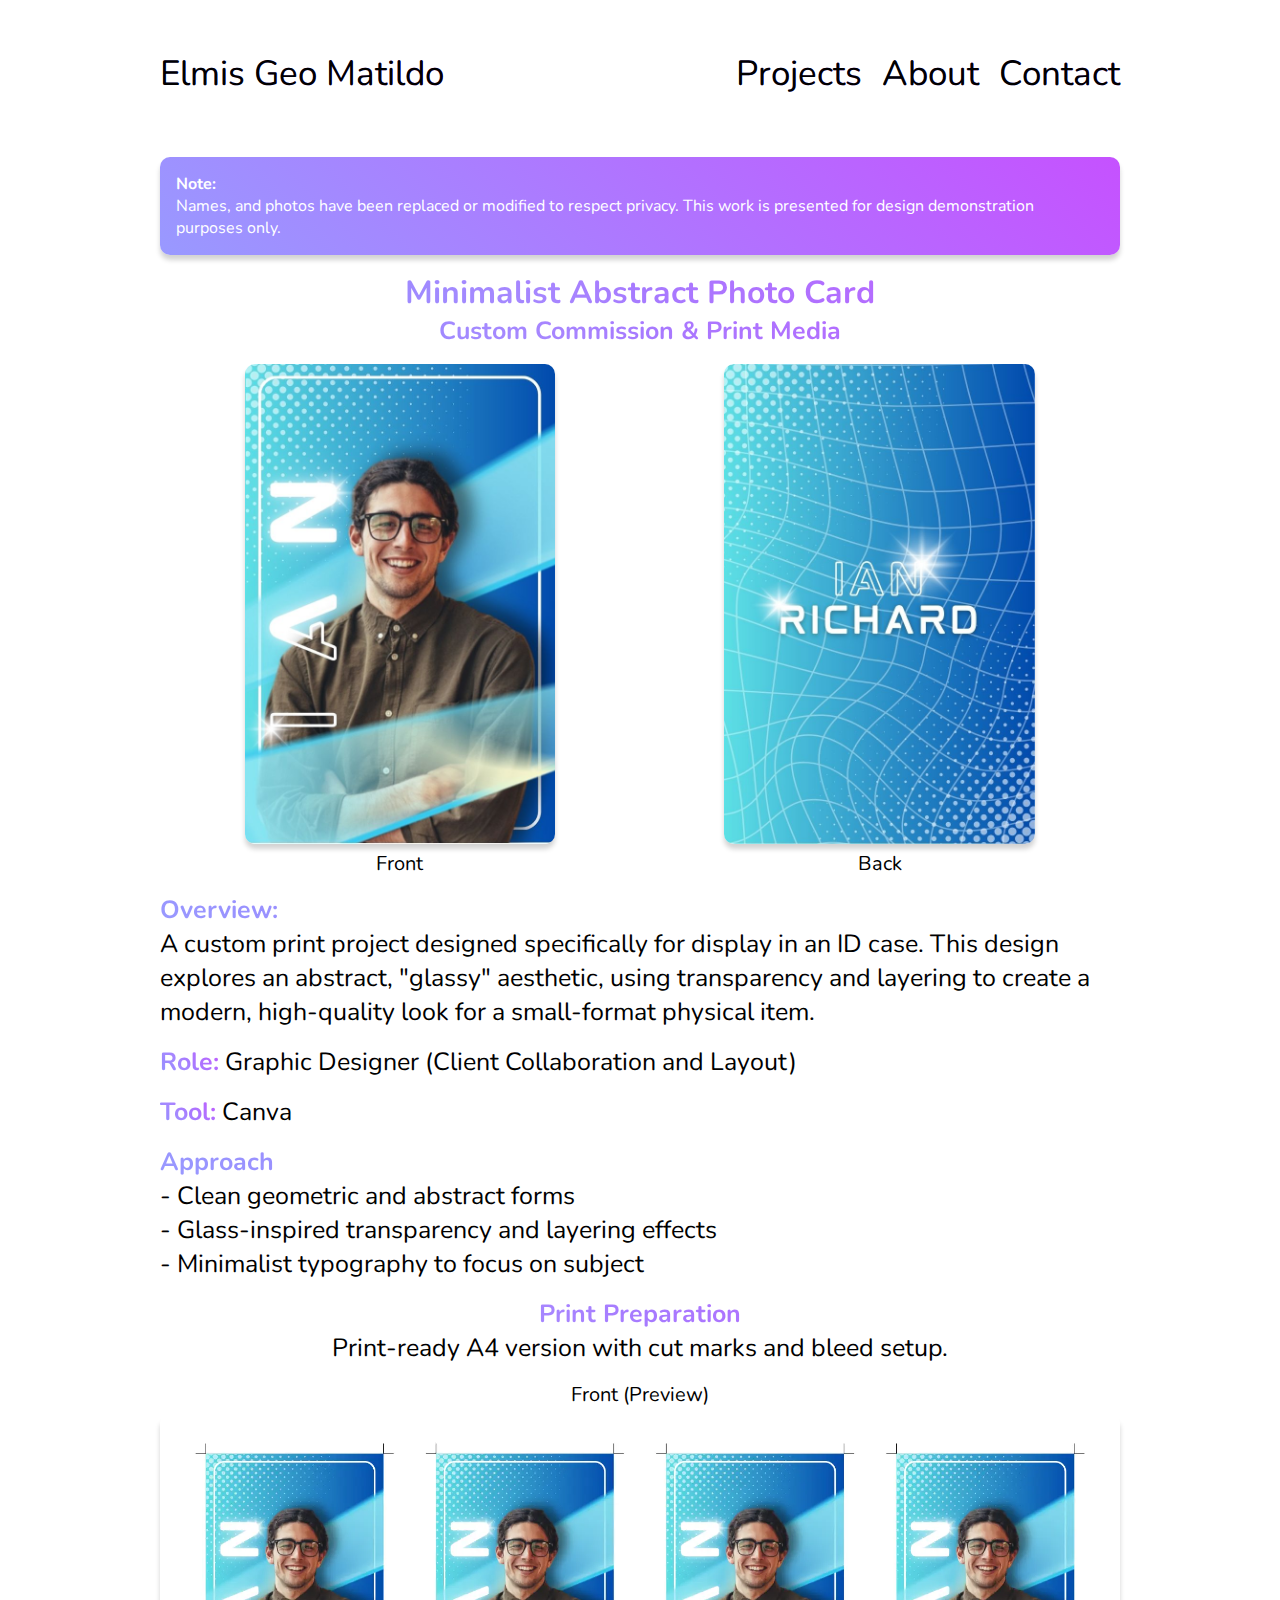
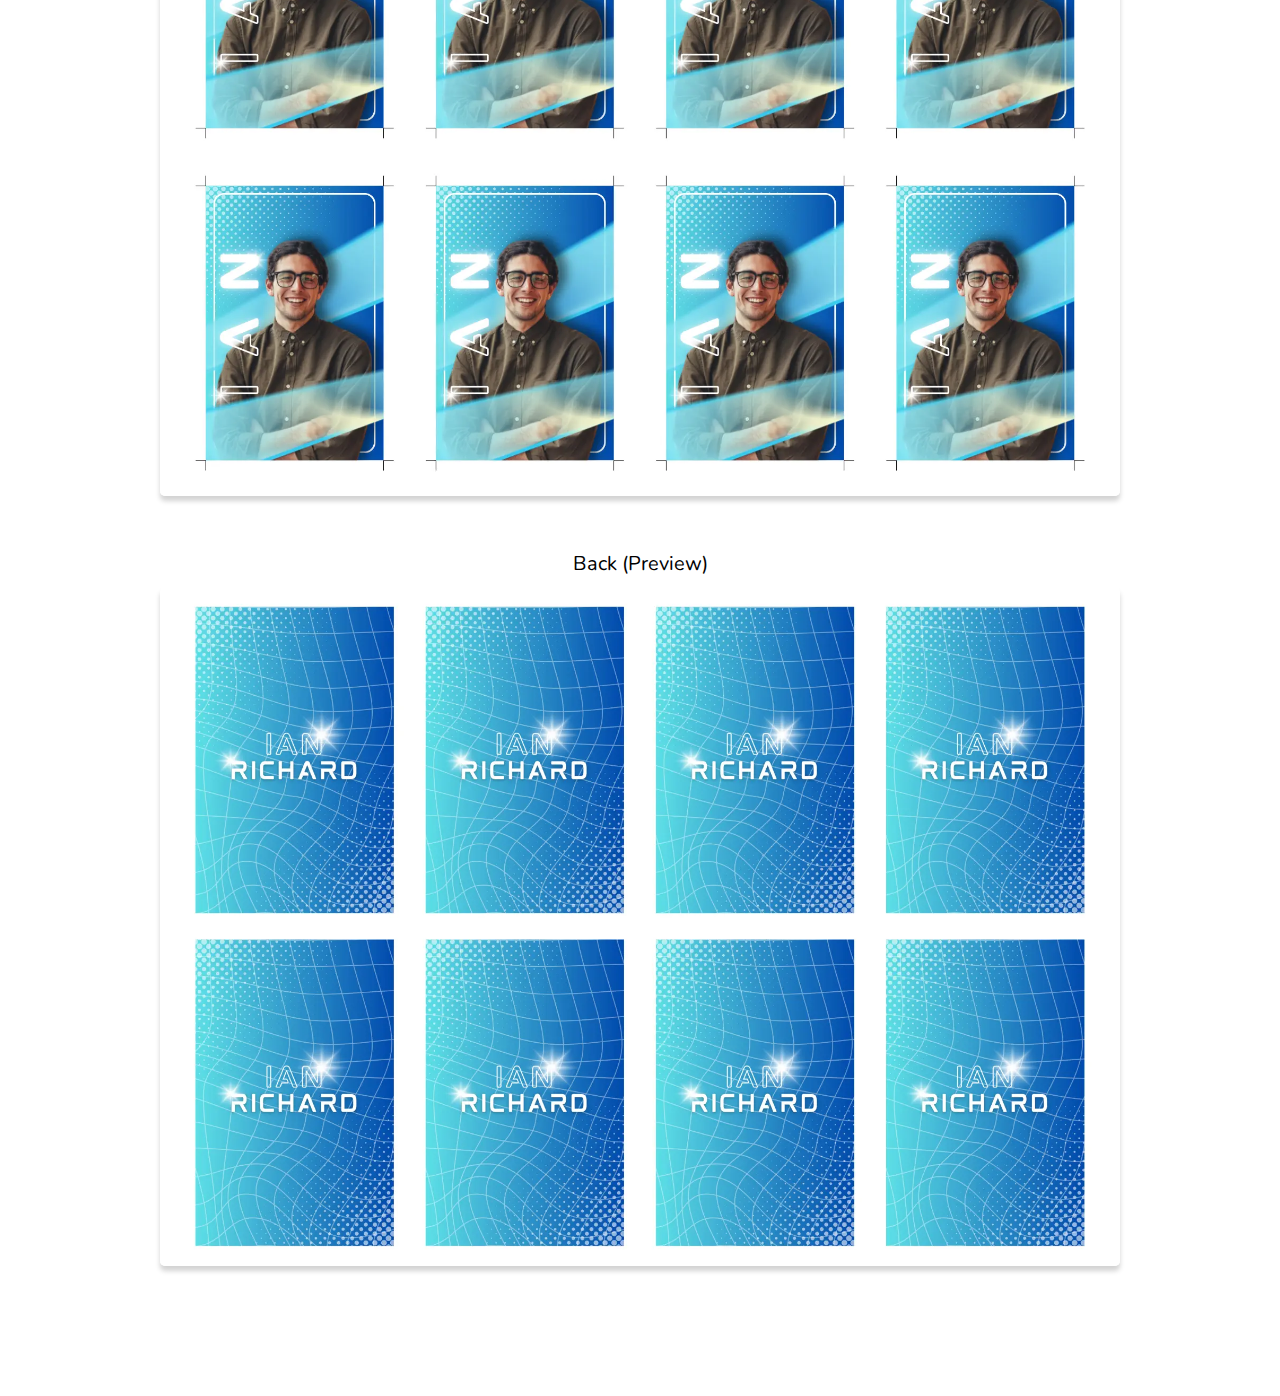
<file: projects-sub-personal-cyan.html>
<!DOCTYPE html>
<html lang="en">
<head>
    <meta charset="UTF-8">
    <meta name="viewport" content="width=device-width, initial-scale=1.0">
    <link rel="preconnect" href="https://fonts.googleapis.com">
    <link rel="preconnect" href="https://fonts.gstatic.com" crossorigin>
    <link href="https://fonts.googleapis.com/css2?family=Nunito:ital,wght@0,200..1000;1,200..1000&family=Quicksand:wght@300..700&display=swap" rel="stylesheet">
    <link rel="stylesheet" href="styles.css">
    <title>Minimalist Abstract Photo Card</title>
    <link rel="shortcut icon" href="icons/favicon.ico" type="image/x-icon">
</head>
<body>
    <nav>
        <ul>
            <a href="index.html"><li class="nav-link">Elmis Geo Matildo</li></a>
            <span>
                <a href="projects.html"><li class="nav-link">Projects</li></a>
                <a href="about.html"><li class="nav-link">About</li></a>
                <a href="contact.html"><li class="nav-link">Contact</li></a>
            </span>
        </ul>
    </nav>
    <main>
        <div class="project-view-container">
            <div class="project-details-container">
                <span class="banner">
                    <p class="bold-text">Note:</p>
                    <p>Names, and photos have been replaced or modified to respect privacy.
                    This work is presented for design demonstration purposes only.</p>
                </span>

                <span class="center-text">
                    <h1 class="gradient-text bold-text">Minimalist Abstract Photo Card</h1>
                    <h2 class="gradient-text regular-text bold-text">Custom Commission & Print Media</h2>
                </span>

                <div class="photo-card-container">
                    <span>
                        <img src="images/Portfolio assets/Photo Cards/cyan-front.jpg" alt="">
                        <p class="small-text">Front</p>
                    </span>
                    <span>
                        <img src="images/Portfolio assets/Photo Cards/cyan-back.jpg" alt="">
                        <p class="small-text">Back</p>
                    </span>
                </div>

                <span>
                    <h2 class="gradient-text regular-text bold-text">Overview:</h2>
                    <p class="regular-text">A custom print project designed specifically for display in an ID case. This design explores 
                        an abstract, "glassy" aesthetic, using transparency and layering to create a modern, high-quality look for a 
                        small-format physical item.</p>
                </span>

                <p class="regular-text"><span class="gradient-text bold-text">Role:</span> Graphic Designer (Client Collaboration and Layout)</p>
                <p class="regular-text"><span class="gradient-text bold-text">Tool:</span> Canva</p>

                <span>
                    <h2 class="gradient-text regular-text bold-text">Approach</h2>
                    <ul class="body-list regular-text">
                        <li>- Clean geometric and abstract forms</li>
                        <li>- Glass-inspired transparency and layering effects</li>
                        <li>- Minimalist typography to focus on subject</li>
                    </ul>
                </span>

                <span class="center-text">
                    <h2 class="gradient-text regular-text bold-text">Print Preparation</h2>
                    <p class="regular-text">Print-ready A4 version with cut marks and bleed setup.</p>
                </span>
                
                <span class="center-text">
                    <p class="small-text">Front (Preview)</p>
                    <img src="images/Portfolio assets/Photo Cards/Print/cyan-front.webp" class="main-view-project-image-large" alt="">
                </span>

                <span class="center-text">
                    <p class="small-text">Back (Preview)</p>
                    <img src="images/Portfolio assets/Photo Cards/Print/cyan-back.webp" class="main-view-project-image-large" alt="">
                </span>
            </div>
        </div>
    </main>
</body>
</html>
</file>
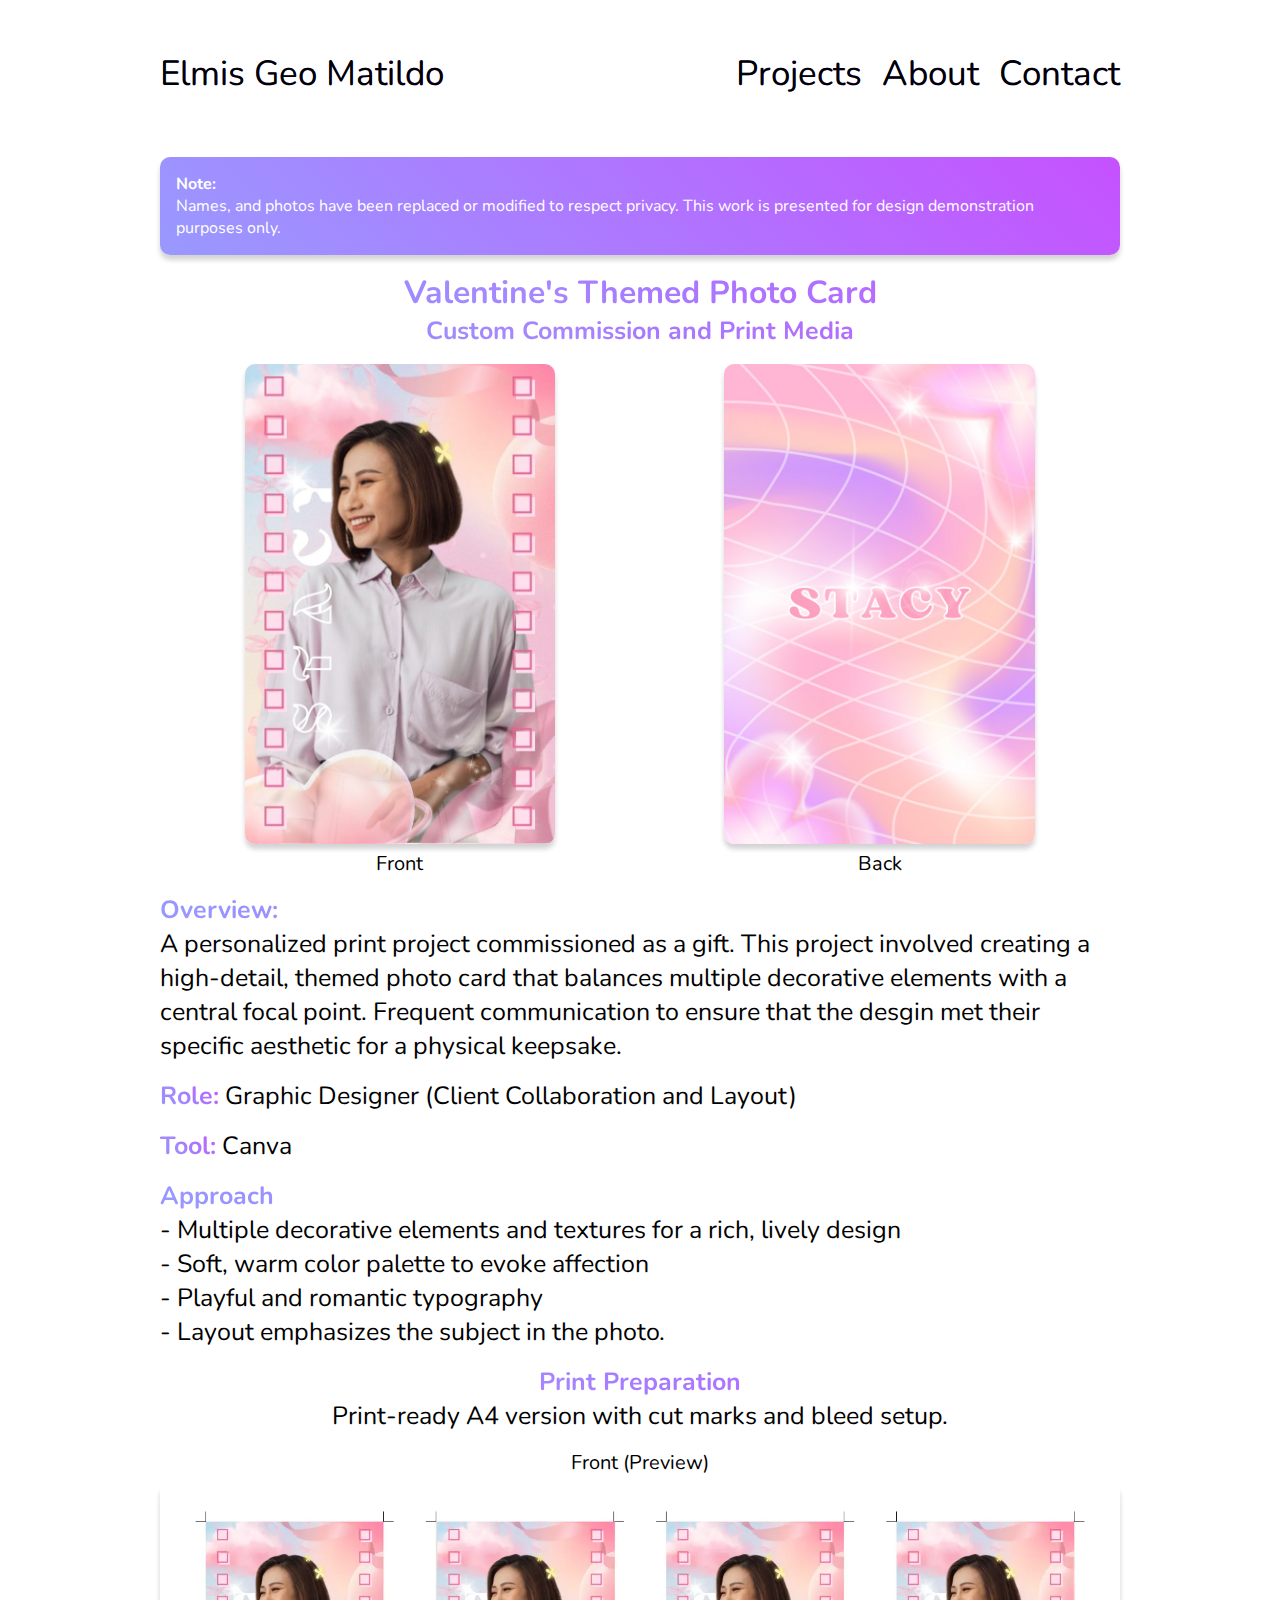
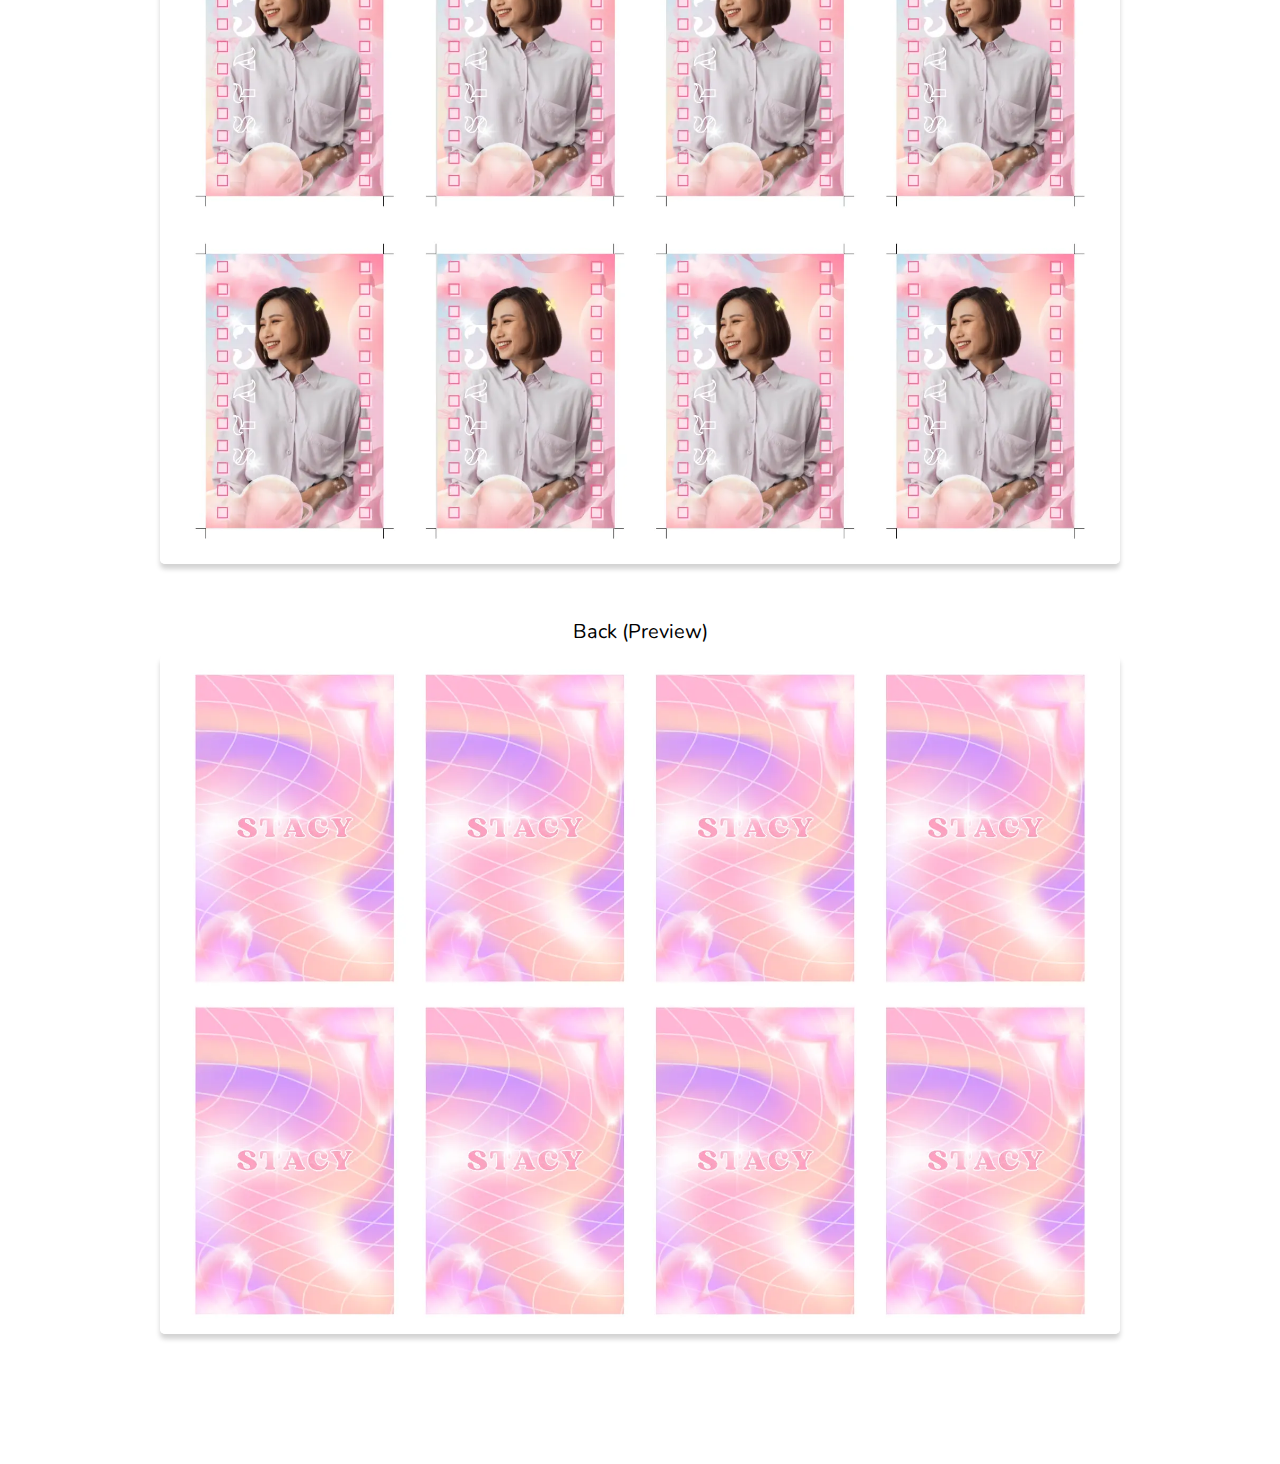
<file: projects-sub-personal-pink.html>
<!DOCTYPE html>
<html lang="en">
<head>
    <meta charset="UTF-8">
    <meta name="viewport" content="width=device-width, initial-scale=1.0">
    <link rel="preconnect" href="https://fonts.googleapis.com">
    <link rel="preconnect" href="https://fonts.gstatic.com" crossorigin>
    <link href="https://fonts.googleapis.com/css2?family=Nunito:ital,wght@0,200..1000;1,200..1000&family=Quicksand:wght@300..700&display=swap" rel="stylesheet">
    <link rel="stylesheet" href="styles.css">
    <title>Valentine's Themed Photo Card</title>
    <link rel="shortcut icon" href="icons/favicon.ico" type="image/x-icon">
</head>
<body>
    <nav>
        <ul>
            <a href="index.html"><li class="nav-link">Elmis Geo Matildo</li></a>
            <span>
                <a href="projects.html"><li class="nav-link">Projects</li></a>
                <a href="about.html"><li class="nav-link">About</li></a>
                <a href="contact.html"><li class="nav-link">Contact</li></a>
            </span>
        </ul>
    </nav>
    <main>
        <div class="project-view-container">
            <div class="project-details-container">
                <span class="banner">
                    <p class="bold-text">Note:</p>
                    <p>Names, and photos have been replaced or modified to respect privacy.
                    This work is presented for design demonstration purposes only.</p>
                </span>

                <span class="center-text">
                    <h1 class="gradient-text bold-text">Valentine's Themed Photo Card</h1>
                    <h2 class="gradient-text regular-text bold-text">Custom Commission and Print Media</h2>
                </span>

                <div class="photo-card-container">
                    <span>
                        <img src="images/Portfolio assets/Photo Cards/pink-front.jpg" alt="">
                        <p class="small-text">Front</p>
                    </span>
                    <span>
                        <img src="images/Portfolio assets/Photo Cards/pink-back.jpg" alt="">
                        <p class="small-text">Back</p>
                    </span>
                </div>

                <span>
                    <h2 class="gradient-text regular-text bold-text">Overview:</h2>
                    <p class="regular-text">A personalized print project commissioned as a gift. This project involved creating a high-detail, 
                        themed photo card that balances multiple decorative elements with a central focal point. Frequent communication to ensure that 
                        the desgin met their specific aesthetic for a physical keepsake.
                    </p>
                </span>
                <p class="regular-text"><span class="gradient-text bold-text">Role:</span> Graphic Designer (Client Collaboration and Layout)</p>
                <p class="regular-text"><span class="gradient-text bold-text">Tool:</span> Canva</p>
                <span>
                    <h2 class="gradient-text regular-text bold-text">Approach</h2>
                    <ul class="body-list regular-text">
                        <li>- Multiple decorative elements and textures for a rich, lively design</li>
                        <li>- Soft, warm color palette to evoke affection</li>
                        <li>- Playful and romantic typography</li>
                        <li>- Layout emphasizes the subject in the photo.</li>
                    </ul>
                </span>

                <span class="center-text">
                    <h2 class="gradient-text regular-text bold-text">Print Preparation</h2>
                    <p class="regular-text">Print-ready A4 version with cut marks and bleed setup.</p>
                </span>
                
                <span class="center-text">
                    <p class="small-text">Front (Preview)</p>
                    <img src="images/Portfolio assets/Photo Cards/Print/pink-front.webp" class="main-view-project-image-large" alt="">
                </span>

                <span class="center-text">
                    <p class="small-text">Back (Preview)</p>
                    <img src="images/Portfolio assets/Photo Cards/Print/pink-back.webp" class="main-view-project-image-large" alt="">
                </span>
            </div>
        </div>
    </main>
</body>
</html>
</file>
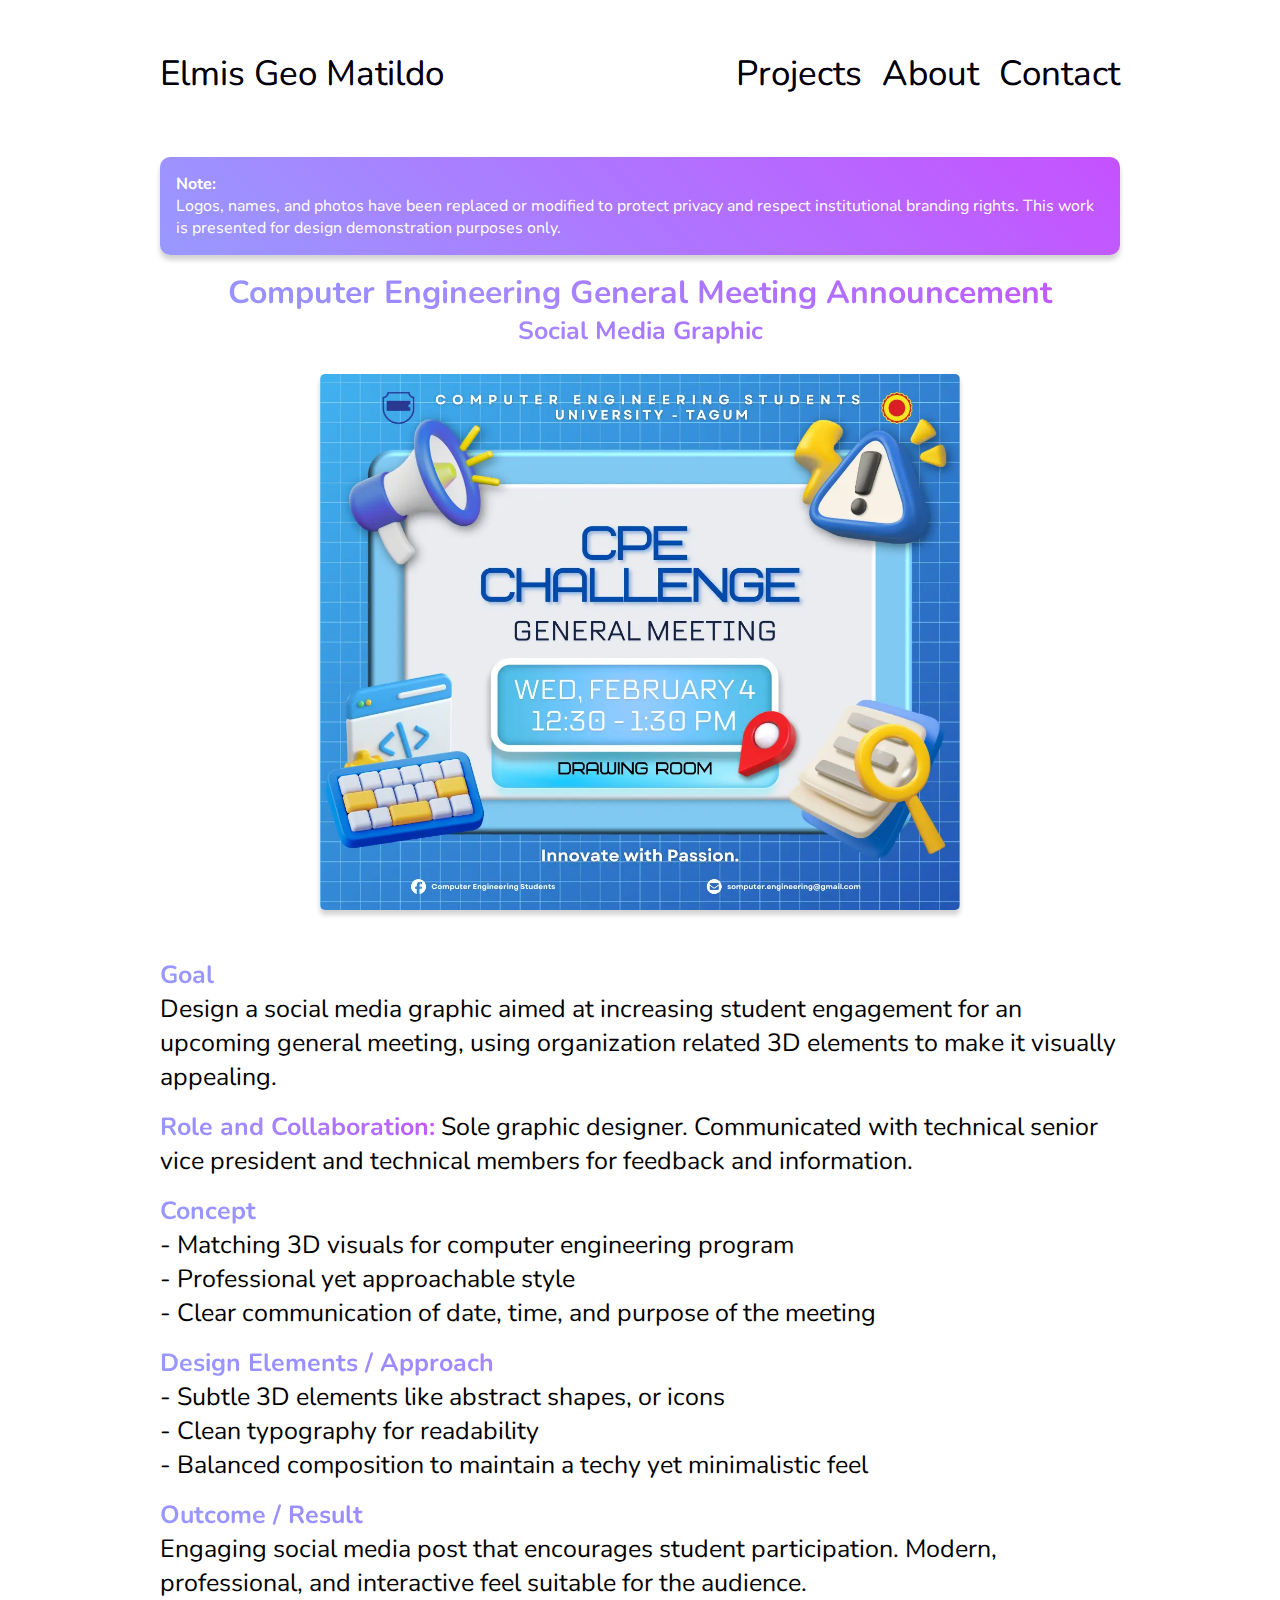
<file: projects-sub-school-announcement.html>
<!DOCTYPE html>
<html lang="en">
<head>
    <meta charset="UTF-8">
    <meta name="viewport" content="width=device-width, initial-scale=1.0">
    <link rel="preconnect" href="https://fonts.googleapis.com">
    <link rel="preconnect" href="https://fonts.gstatic.com" crossorigin>
    <link href="https://fonts.googleapis.com/css2?family=Nunito:ital,wght@0,200..1000;1,200..1000&family=Quicksand:wght@300..700&display=swap" rel="stylesheet">
    <link rel="stylesheet" href="styles.css">
    <title>Computer Engineering General Meeting Announcement</title>
</head>
<body>
    <nav>
        <ul>
            <a href="index.html"><li class="nav-link">Elmis Geo Matildo</li></a>
            <span>
                <a href="projects.html"><li class="nav-link">Projects</li></a>
                <a href="about.html"><li class="nav-link">About</li></a>
                <a href="contact.html"><li class="nav-link">Contact</li></a>
            </span>
        </ul>
    </nav>
    <main>
        <div class="project-view-container">
            <div class="project-details-container">
                <span class="banner">
                    <p class="bold-text">Note:</p>
                    <p>Logos, names, and photos have been replaced or modified to protect privacy and respect institutional branding rights.
                    This work is presented for design demonstration purposes only.</p>
                </span>

                <span class="center-text">
                    <h1 class="gradient-text bold-text">Computer Engineering General Meeting Announcement</h1>
                    <p class="gradient-text regular-text bold-text">Social Media Graphic</p>
                </span>

                <img src="images/Portfolio assets/org-announcement.webp" class="main-view-project-image" alt="">

                <span>
                    <h2 class="gradient-text bold-text regular-text">Goal</h2>
                    <p class="regular-text">Design a social media graphic aimed at increasing student engagement for an upcoming general meeting, using
                        organization related 3D elements to make it visually appealing.</p>
                </span>

                <p class="regular-text"><span class="gradient-text bold-text">Role and Collaboration:</span> 
                    Sole graphic designer. Communicated with technical senior vice president and technical members for feedback and information.</p>

                <span>
                    <h2 class="gradient-text bold-text regular-text">Concept</h2>
                    <ul class="body-list regular-text">
                        <li>- Matching 3D visuals for computer engineering program</li>
                        <li>- Professional yet approachable style</li>
                        <li>- Clear communication of date, time, and purpose of the meeting</li>
                    </ul>
                </span>

                <span>
                    <h2 class="gradient-text bold-text regular-text">Design Elements / Approach</h2>
                    <ul class="body-list regular-text">
                        <li>- Subtle 3D elements like abstract shapes, or icons</li>
                        <li>- Clean typography for readability</li>
                        <li>- Balanced composition to maintain a techy yet minimalistic feel</li>
                    </ul>
                </span>

                <span>
                    <h2 class="gradient-text bold-text regular-text">Outcome / Result</h2>
                    <p class="regular-text">Engaging social media post that encourages student participation. Modern, professional, and interactive feel suitable
                        for the audience.</p>
                </span>
            </div>
        </div>
    </main>
</body>
</html>
</file>
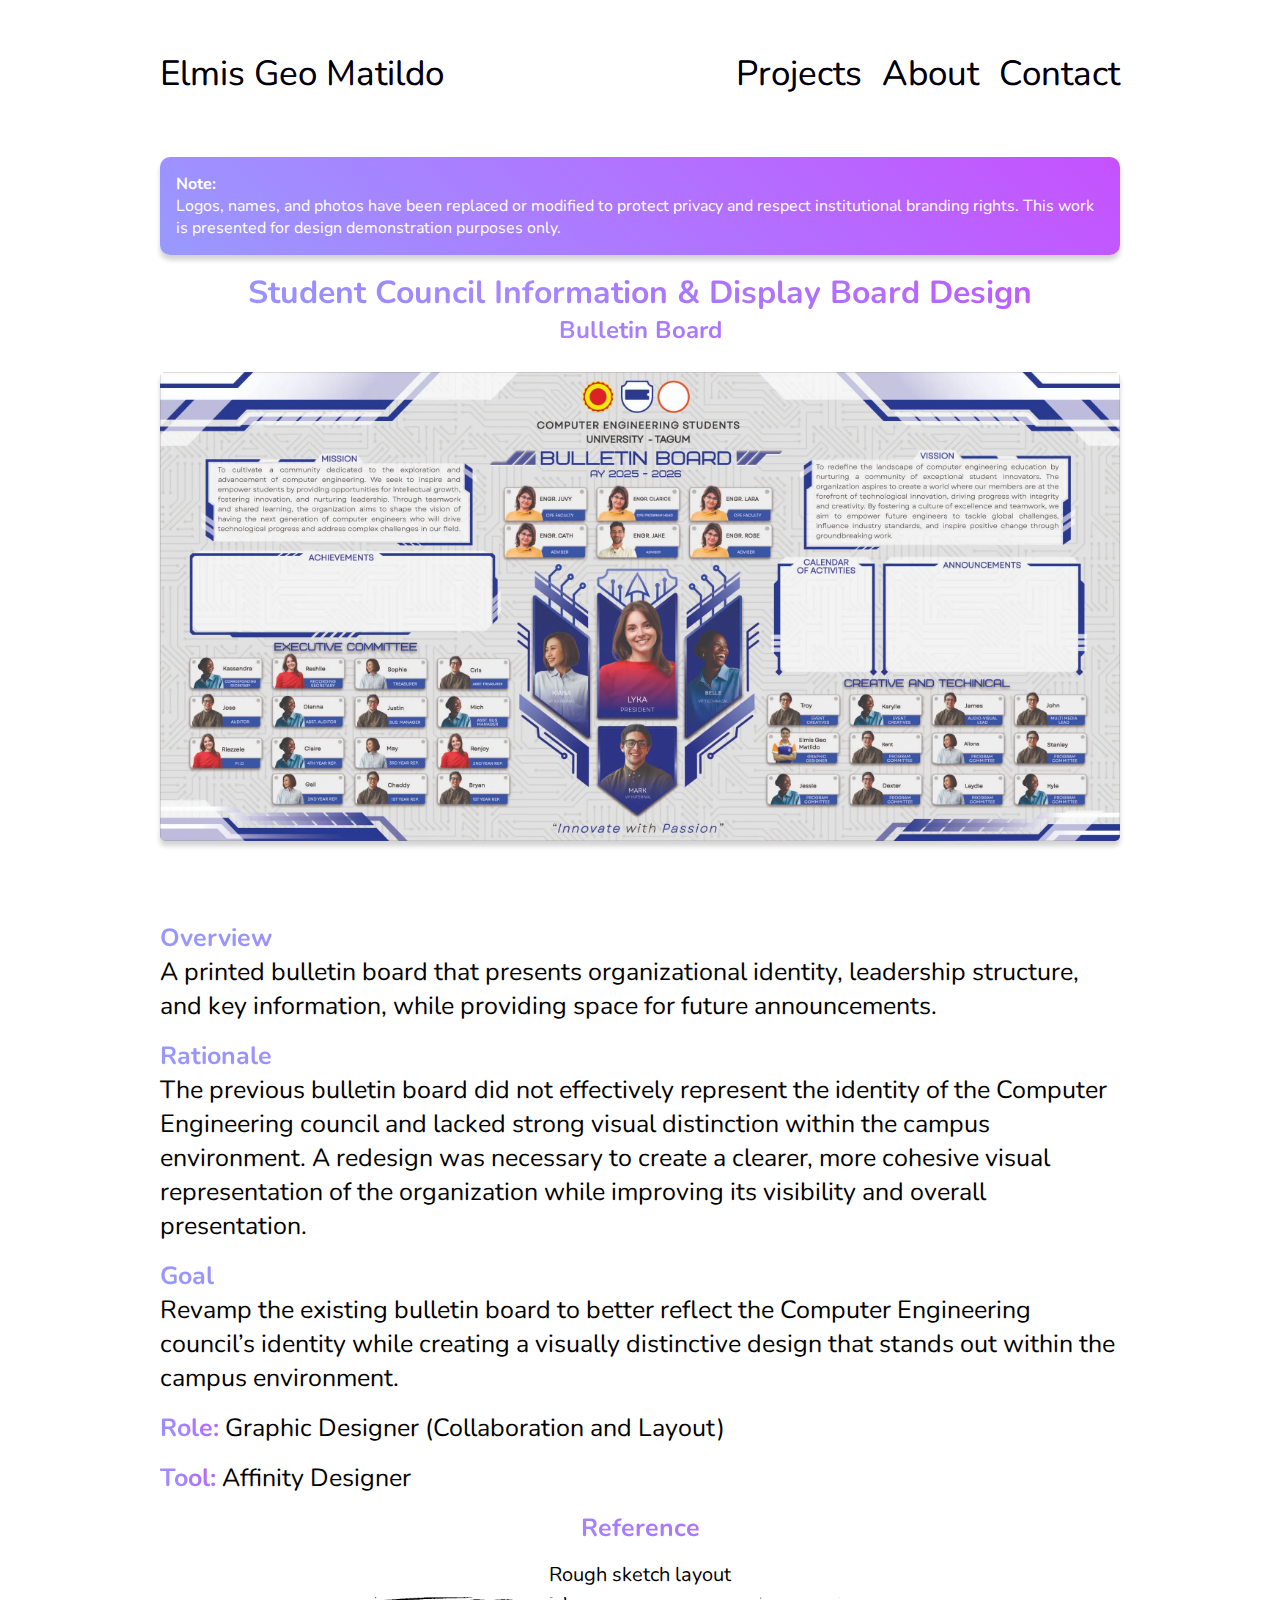
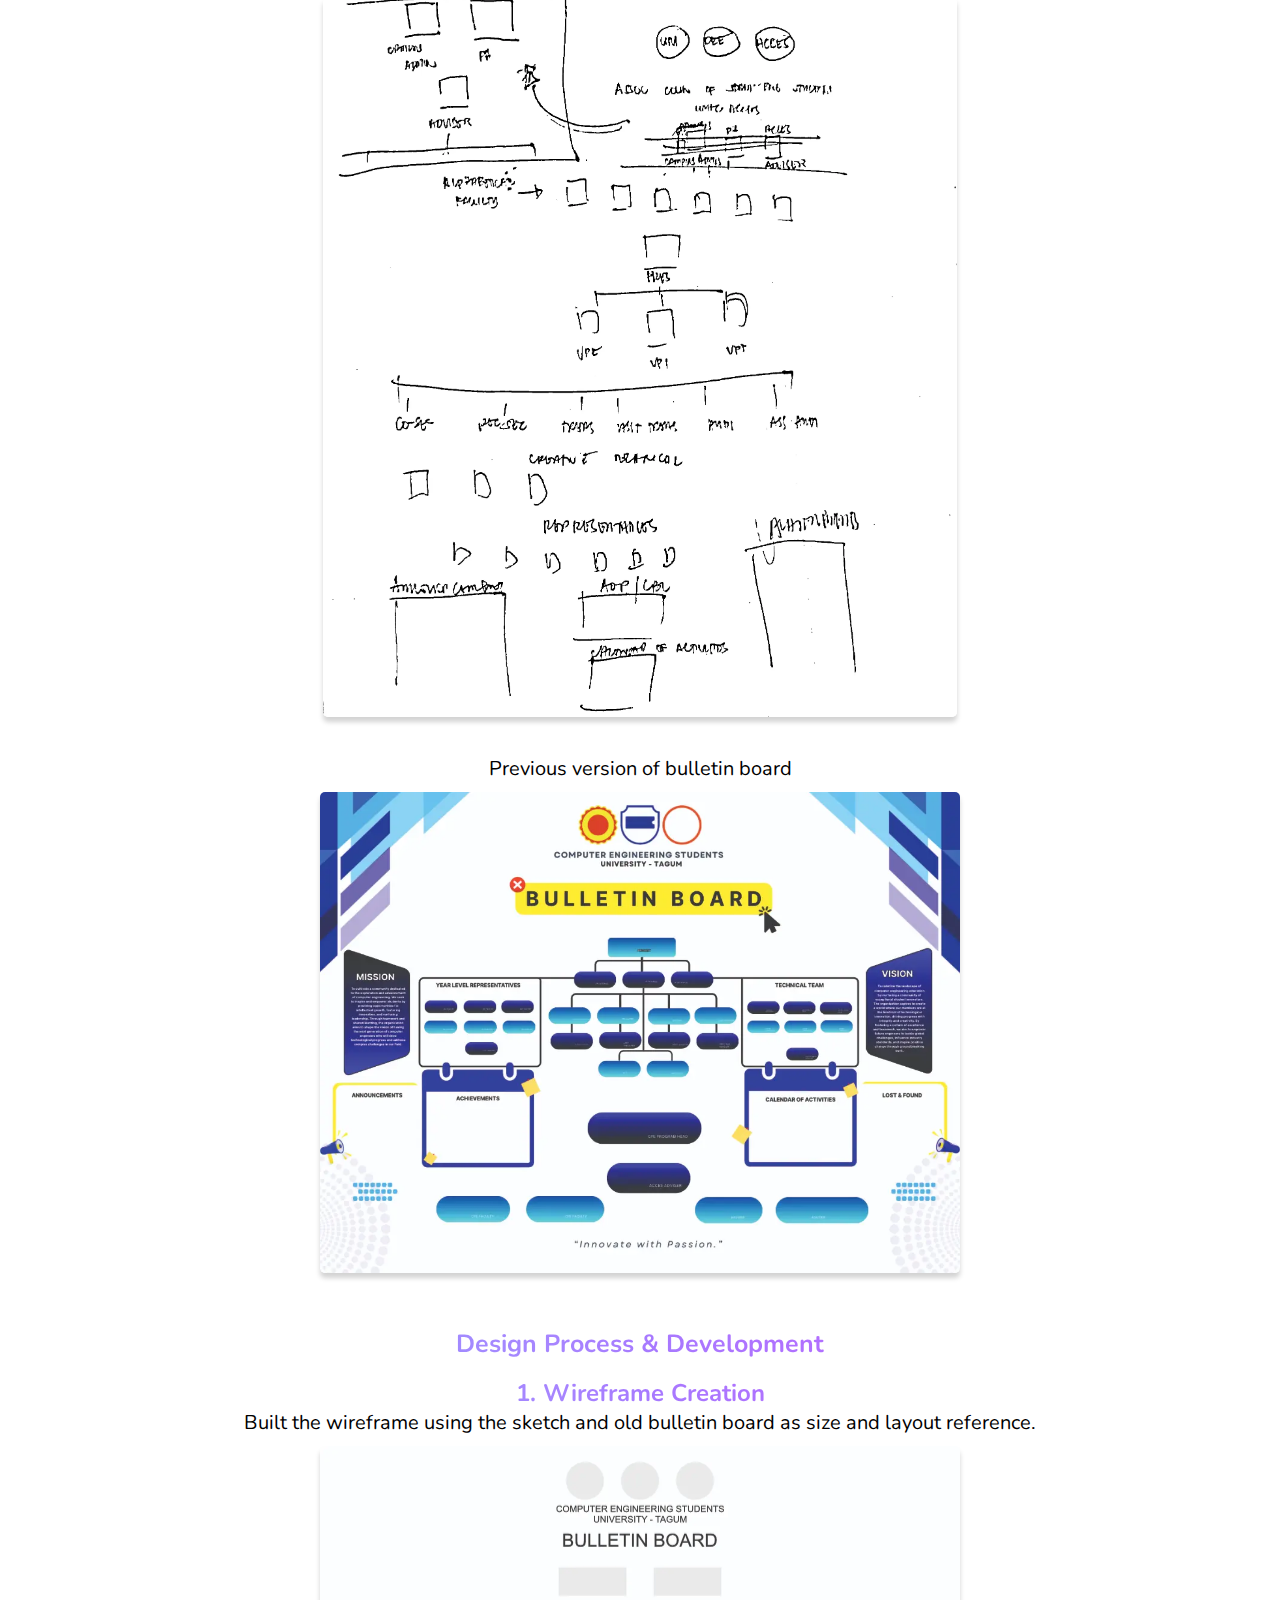
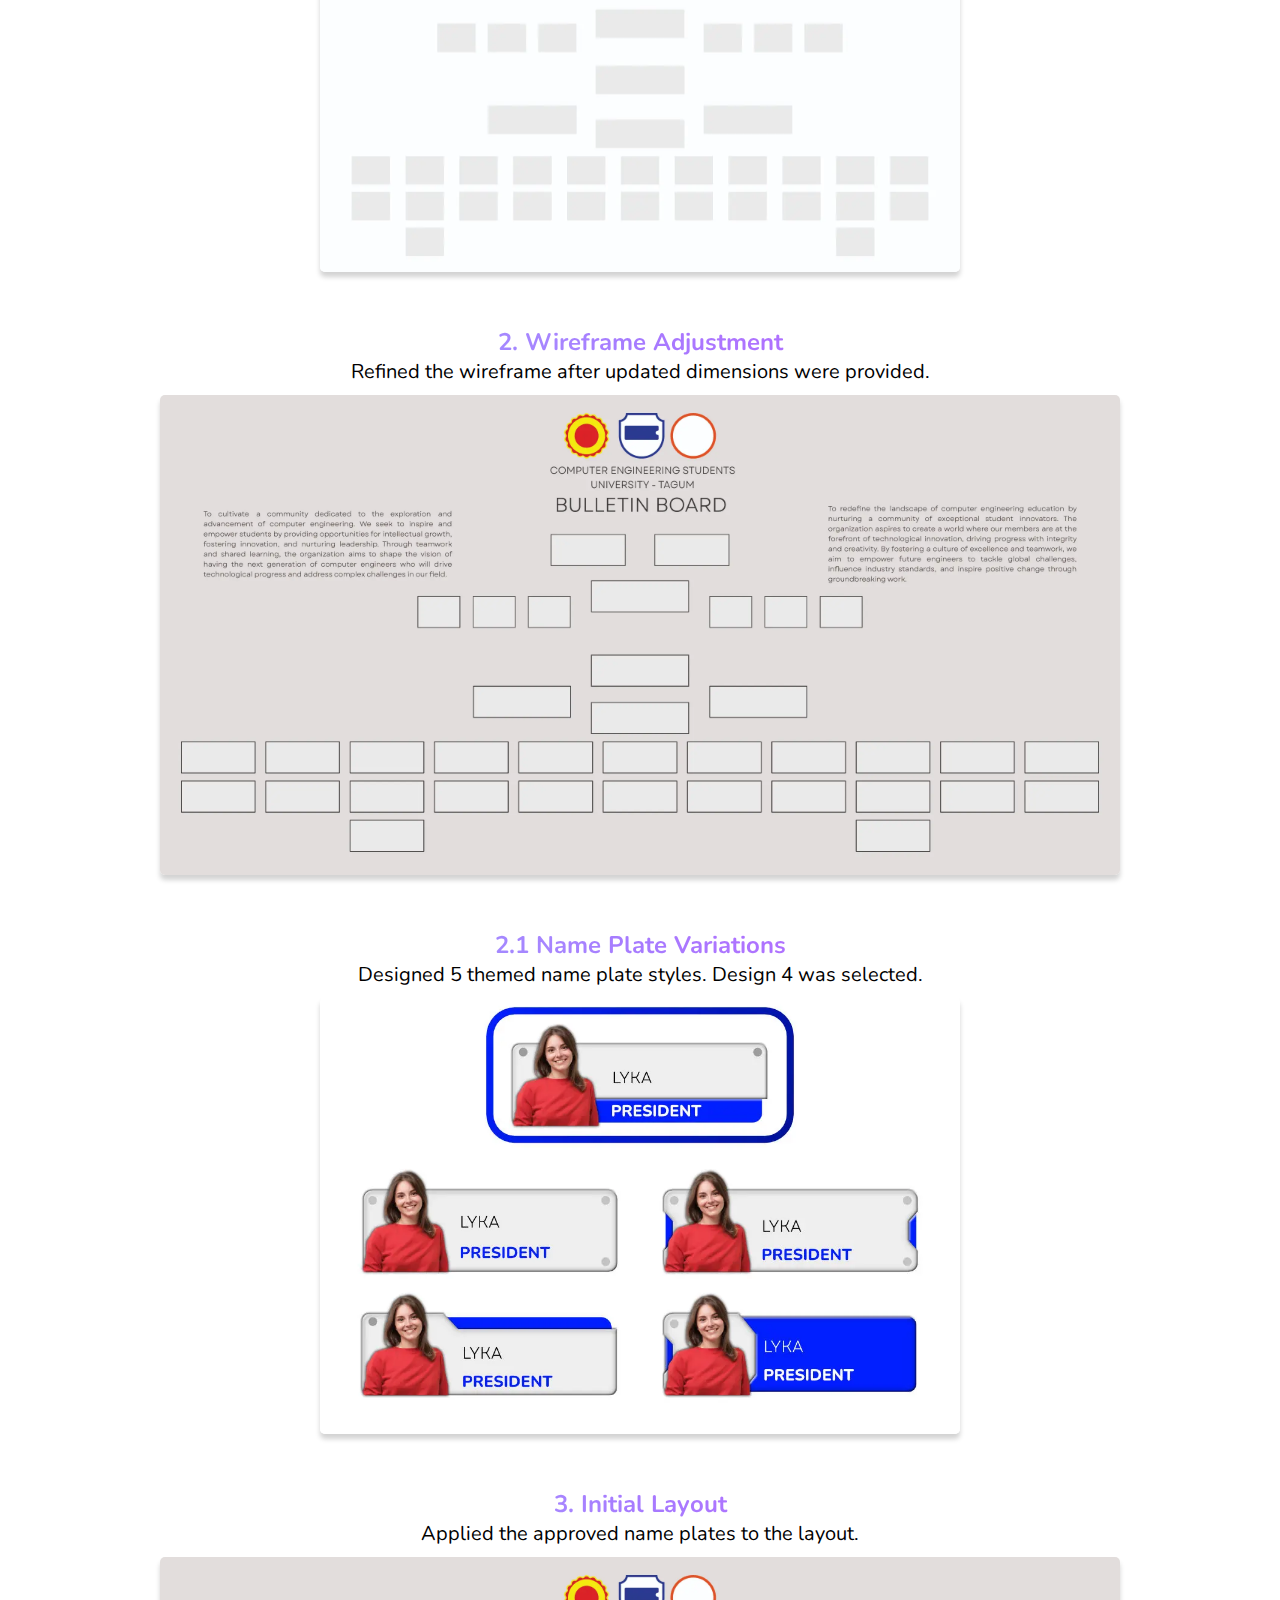
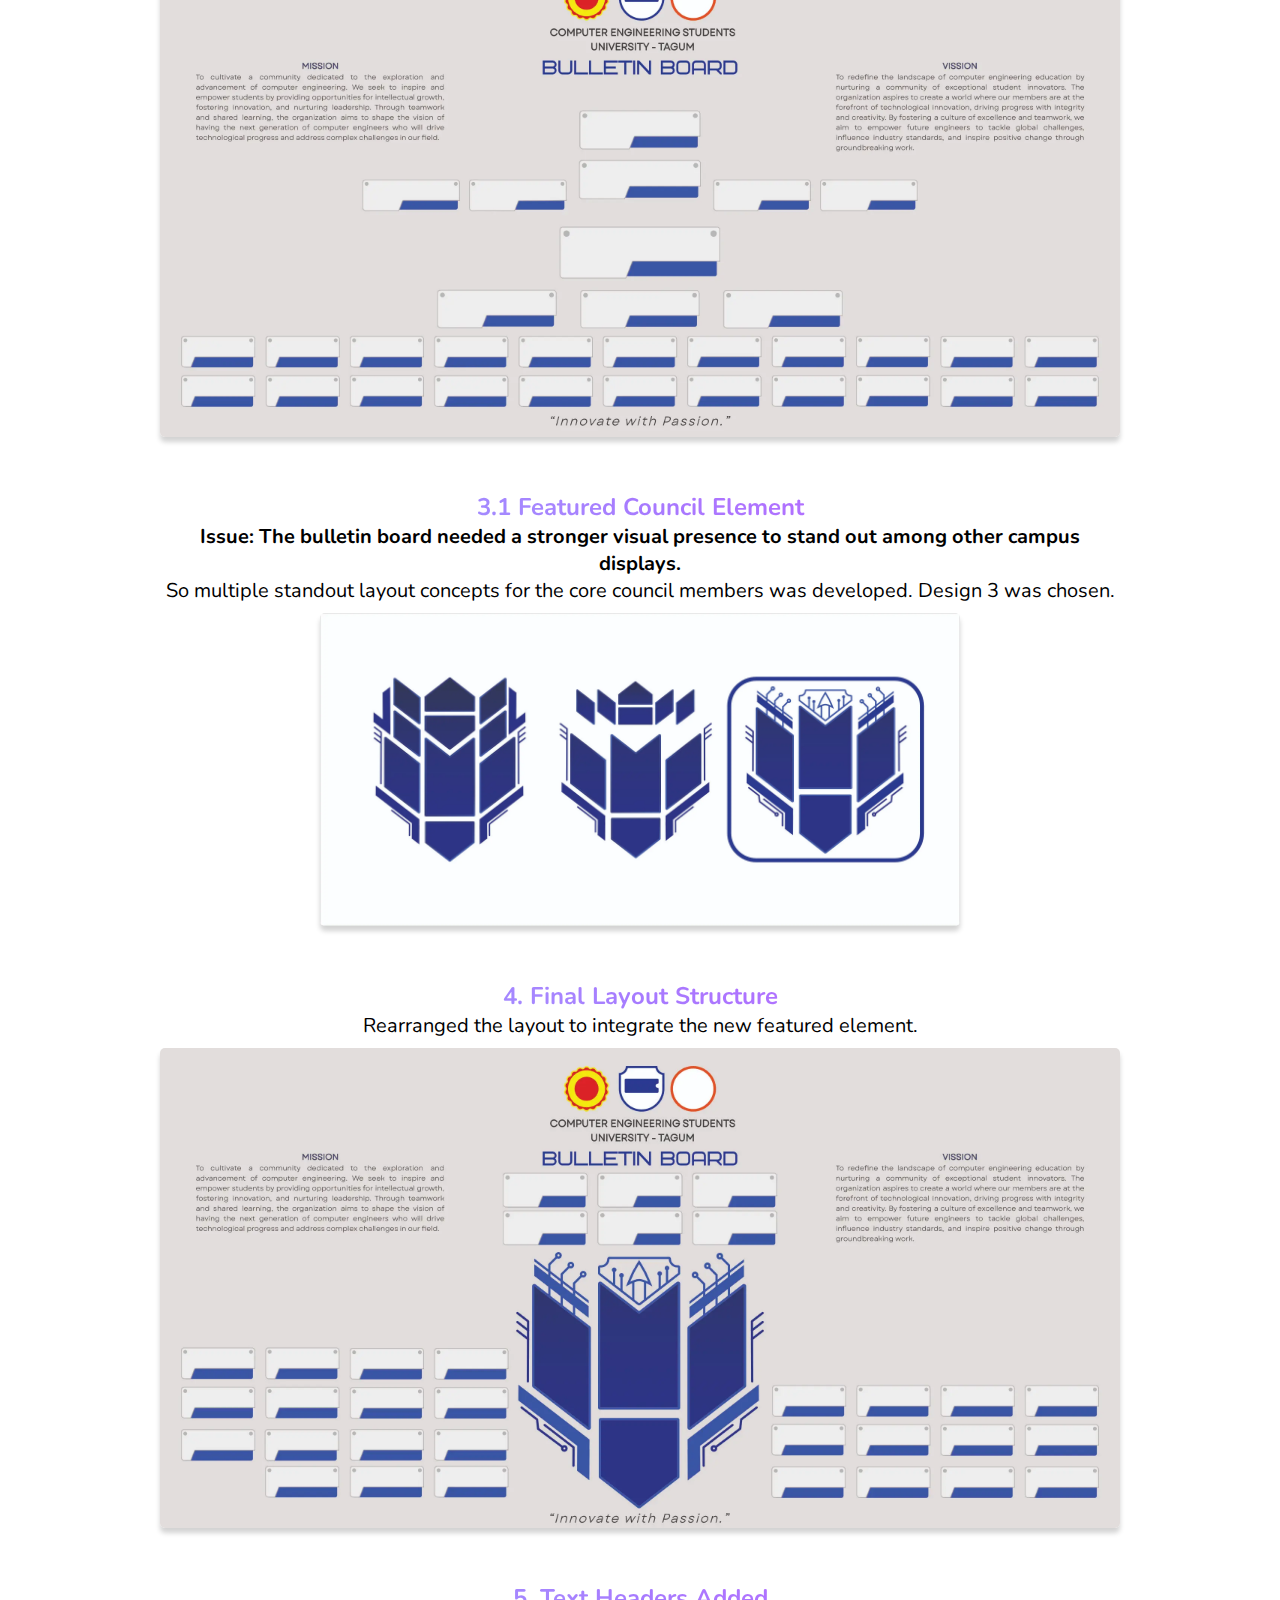
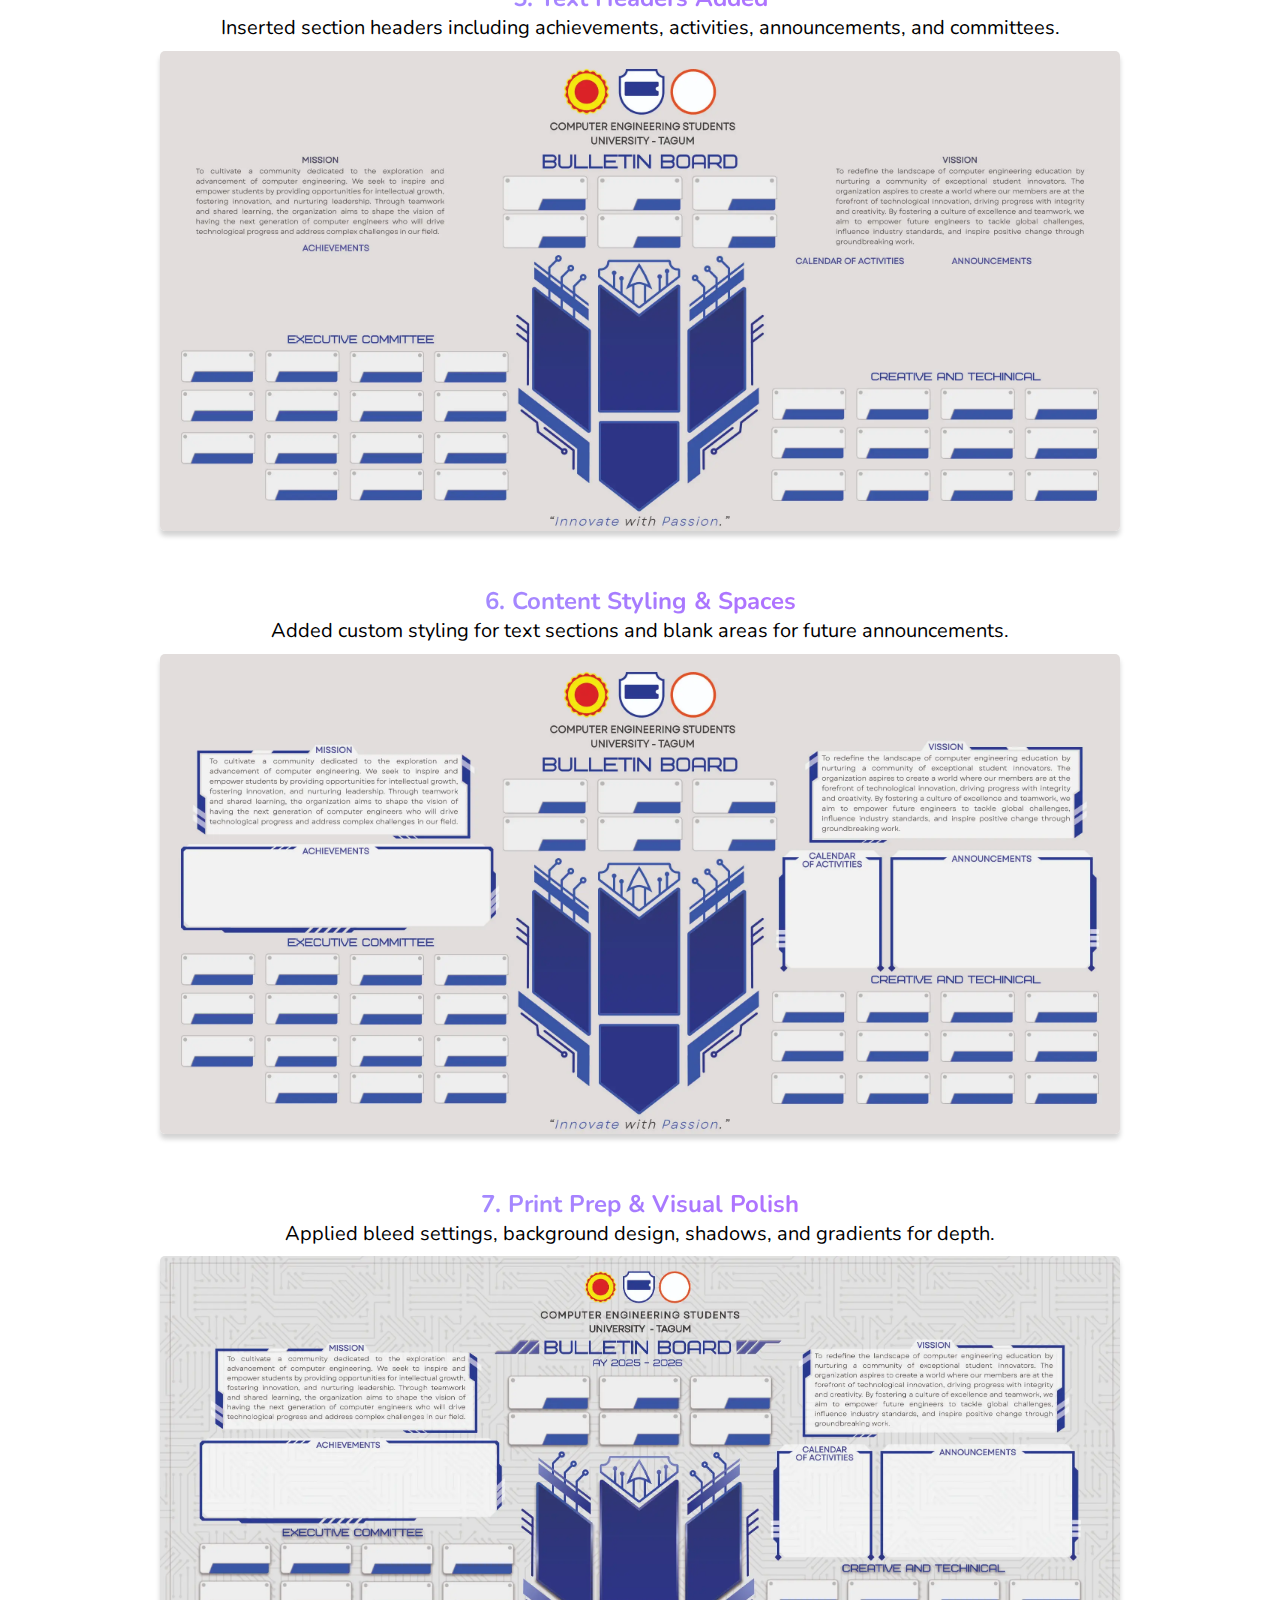
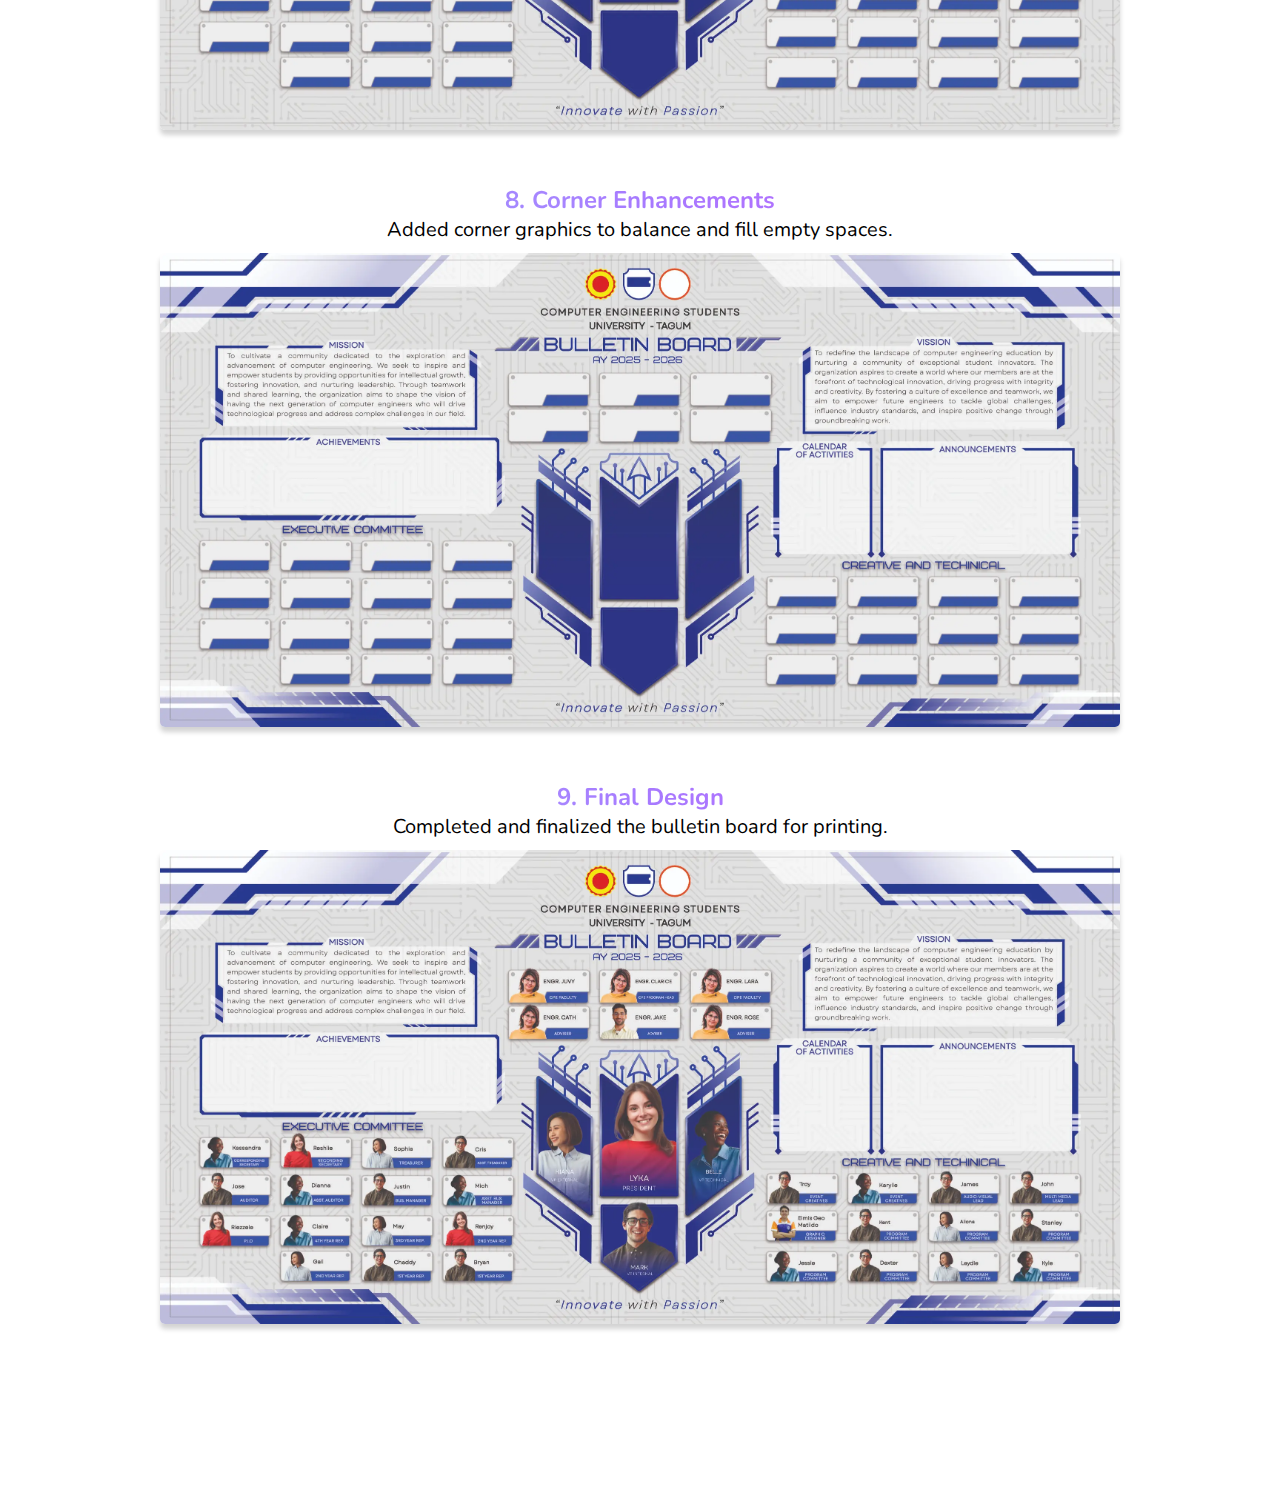
<file: projects-sub-school-bulletin.html>
<!DOCTYPE html>
<html lang="en">
<head>
    <meta charset="UTF-8">
    <meta name="viewport" content="width=device-width, initial-scale=1.0">
    <link rel="preconnect" href="https://fonts.googleapis.com">
    <link rel="preconnect" href="https://fonts.gstatic.com" crossorigin>
    <link href="https://fonts.googleapis.com/css2?family=Nunito:ital,wght@0,200..1000;1,200..1000&family=Quicksand:wght@300..700&display=swap" rel="stylesheet">
    <link rel="stylesheet" href="styles.css">
    <style>
        @media (min-width: 481px) {
            #rough-sketch {
                max-height: 80vh;
                width: auto;
            }
        }
    </style>
    <title>Student Council Information & Display Board Design</title>
    <link rel="shortcut icon" href="icons/favicon.ico" type="image/x-icon">
</head>
<body>
    <nav>
        <ul>
            <a href="index.html"><li class="nav-link">Elmis Geo Matildo</li></a>
            <span>
                <a href="projects.html"><li class="nav-link">Projects</li></a>
                <a href="about.html"><li class="nav-link">About</li></a>
                <a href="contact.html"><li class="nav-link">Contact</li></a>
            </span>
        </ul>
    </nav>
    <main>
        <div class="project-view-container">
            <div class="project-details-container">
                <span class="banner">
                    <p class="bold-text">Note:</p>
                    <p>Logos, names, and photos have been replaced or modified to protect privacy and respect institutional branding rights.
                    This work is presented for design demonstration purposes only.</p>
                </span>

                <span>
                    <h1 class="bold-text gradient-text center-text">Student Council Information & Display Board Design</h1>
                    <h2 class="bold-text gradient-text center-text">Bulletin Board</h2>
                </span>

                <span class="project-details-container">
                    <img src="images/Portfolio assets/org-bulletin.webp" class="main-view-project-image-large" alt="">
                </span>

                <span>
                    <h2 class="gradient-text bold-text regular-text">Overview</h2>
                    <p class="regular-text">A printed bulletin board that presents organizational identity,
                    leadership structure, and key information, while providing space for future announcements.</p>
                </span>

                <span>
                    <h2 class="regular-text gradient-text bold-text">Rationale</h2>
                    <p class="regular-text">The previous bulletin board did not effectively represent the identity of the Computer
                        Engineering council and lacked strong visual distinction within the campus environment. A redesign was necessary to
                        create a clearer, more cohesive visual representation of the organization while improving its visibility and overall
                        presentation.</p>
                </span>

                <span>
                <h2 class="regular-text gradient-text bold-text">Goal</h2>
                <p class="regular-text">Revamp the existing bulletin board to better reflect the Computer Engineering council’s identity
                    while creating a visually distinctive design that stands out within the campus environment.</p>
                </span>

                <p class="regular-text"><span class="gradient-text bold-text">Role:</span> Graphic Designer (Collaboration and Layout)</p>

                <p class="regular-text"><span class="gradient-text bold-text">Tool:</span> 
                    Affinity Designer</p>

                <section class="center-text project-details-container">
                    <h2 class="bold-text gradient-text regular-text">Reference</h2>
                    <span>
                        <p class="small-text">Rough sketch layout</p>
                        <img src="images/Portfolio assets/bulletin/0-bulletin-sketch.webp" class="main-view-project-image-large" id="rough-sketch" alt="">
                        <p class="small-text">Previous version of bulletin board</p>
                        <img src="images/Portfolio assets/org-bulletin-old.webp" class="main-view-project-image" alt="">
                    </span>

                    <h2 class="bold-text gradient-text regular-text">Design Process & Development</h2>
                    
                    <span>
                        <h2 class="gradient-text bold-text">1. Wireframe Creation</h2>
                        <p class="small-text">Built the wireframe using the sketch and old bulletin board as size and layout reference.</p>
                        <img src="images/Portfolio assets/bulletin/1-bulletin-wireframe-initial.webp" class="main-view-project-image" alt="">
                    </span>

                    <span>
                        <h2 class="gradient-text bold-text">2. Wireframe Adjustment</h2>
                        <p class="small-text">Refined the wireframe after updated dimensions were provided.</p>
                        <img src="images/Portfolio assets/bulletin/2-0-bulletin-wireframe-post.webp" class="main-view-project-image-large" alt="">
                    </span>

                    <span>
                        <h2 class="gradient-text bold-text">2.1 Name Plate Variations</h2>
                        <p class="small-text">Designed 5 themed name plate styles. Design 4 was selected.</p>
                        <img src="images/Portfolio assets/bulletin/sub-process/2-1-bulletin-name-plate.webp" class="main-view-project-image" alt="">
                    </span>
                    
                    <span>
                        <h2 class="gradient-text bold-text">3. Initial Layout</h2>
                        <p class="small-text">Applied the approved name plates to the layout.</p>
                        <img src="images/Portfolio assets/bulletin/3-0-bulletin-pre-layout.webp" class="main-view-project-image-large" alt="">
                    </span>

                    <span>
                        <h2 class="gradient-text bold-text">3.1 Featured Council Element</h2>
                        <p class="small-text bold-text">Issue: The bulletin board needed a stronger visual presence to stand out among other campus displays.</p>
                        <p class="small-text">So multiple standout layout concepts for the core council members was developed. Design 3 was chosen.</p>
                        <img src="images/Portfolio assets/bulletin/sub-process/3-1-bulletin-center.webp" class="main-view-project-image" alt="">
                    </span>

                    <span>
                        <h2 class="gradient-text bold-text">4. Final Layout Structure</h2>
                        <p class="small-text">Rearranged the layout to integrate the new featured element.</p>
                        <img src="images/Portfolio assets/bulletin/4-bulletin-final-layout.webp" class="main-view-project-image-large" alt="">
                    </span>

                    <span>
                        <h2 class="gradient-text bold-text">5. Text Headers Added</h2>
                        <p class="small-text">Inserted section headers including achievements, activities, announcements, and committees.</p>
                        <img src="images/Portfolio assets/bulletin/5-bulletin-additional-text.webp" class="main-view-project-image-large" alt="">
                    </span>

                    <span>
                        <h2 class="gradient-text bold-text">6. Content Styling & Spaces</h2>
                        <p class="small-text">Added custom styling for text sections and blank areas for future announcements.</p>
                        <img src="images/Portfolio assets/bulletin/6-bulletin-additional-elements.webp" class="main-view-project-image-large" alt="">
                    </span>

                    <span>
                        <h2 class="gradient-text bold-text">7. Print Prep & Visual Polish</h2>
                        <p class="small-text">Applied bleed settings, background design, shadows, and gradients for depth.</p>
                        <img src="images/Portfolio assets/bulletin/7-bulletin-bleeding-polish.webp" class="main-view-project-image-large" alt="">
                    </span>

                    <span>
                        <h2 class="gradient-text bold-text">8. Corner Enhancements</h2>
                        <p class="small-text">Added corner graphics to balance and fill empty spaces.</p>
                        <img src="images/Portfolio assets/bulletin/8-bulletin-added-design.webp" class="main-view-project-image-large" alt="">
                    </span>

                    <span>
                        <h2 class="gradient-text bold-text">9. Final Design</h2>
                        <p class="small-text">Completed and finalized the bulletin board for printing.</p>
                        <img src="images/Portfolio assets/bulletin/9-bulletin-final.webp" class="main-view-project-image-large" alt="">
                    </span>
                </section>

                <!-- <span>
                    <h3 class="regular-text bold-text gradient-text">Objective</h3>
                    <p class="regular-text">To create a scroll-stopping social media ad that blends 
                    technology with soft floral visuals, creating a unique 
                    identity while maintaining clarity in a fast-paced feed environment.</p>
                </span>
                <span>
                    <h3 class="regular-text bold-text gradient-text">Design Approach:</h3>
                    <ul class="body-list regular-text">
                        <li>- Visual-first marketing style</li>
                        <li>- Supporting elements to reinforce product name and mood</li>
                        <li>- Clean typography hierarchy</li>
                        <li>- Balanced negative space</li>
                        <li>- Subtle feature and compatibility text to avoid clutter</li>
                        <li>- Adaptation into motion format for higher engagement</li>
                    </ul>
                </span> -->
            </div>
        </div>
    </main>
</body>
</html>
</file>
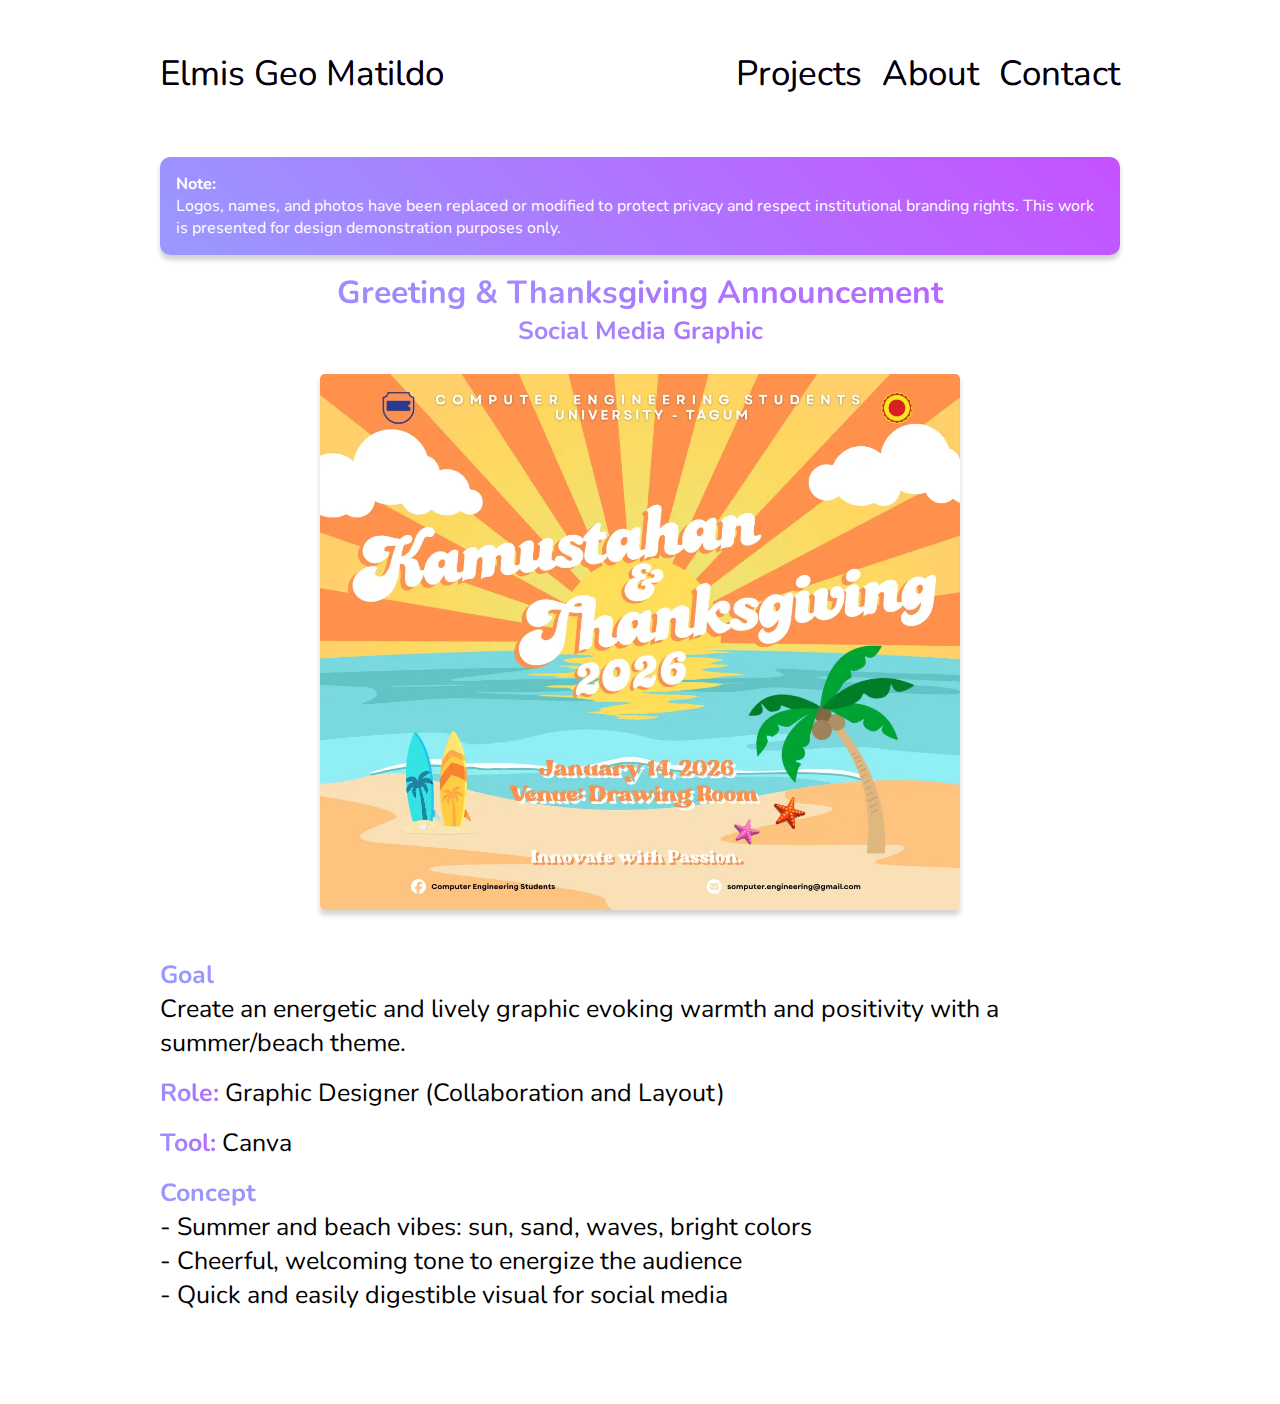
<file: projects-sub-school-event.html>
<!DOCTYPE html>
<html lang="en">
<head>
    <meta charset="UTF-8">
    <meta name="viewport" content="width=device-width, initial-scale=1.0">
    <link rel="preconnect" href="https://fonts.googleapis.com">
    <link rel="preconnect" href="https://fonts.gstatic.com" crossorigin>
    <link href="https://fonts.googleapis.com/css2?family=Nunito:ital,wght@0,200..1000;1,200..1000&family=Quicksand:wght@300..700&display=swap" rel="stylesheet">
    <link rel="stylesheet" href="styles.css">
    <title>Summer Greeting & Thanksgiving Announcement</title>
    <link rel="shortcut icon" href="icons/favicon.ico" type="image/x-icon">
</head>
<body>
    <nav>
        <ul>
            <a href="index.html"><li class="nav-link">Elmis Geo Matildo</li></a>
            <span>
                <a href="projects.html"><li class="nav-link">Projects</li></a>
                <a href="about.html"><li class="nav-link">About</li></a>
                <a href="contact.html"><li class="nav-link">Contact</li></a>
            </span>
        </ul>
    </nav>
    <main>
        <div class="project-view-container">
            <div class="project-details-container">
                <span class="banner">
                    <p class="bold-text">Note:</p>
                    <p>Logos, names, and photos have been replaced or modified to protect privacy and respect institutional branding rights.
                    This work is presented for design demonstration purposes only.</p>
                </span>

                <span class="center-text">
                    <h1 class="gradient-text bold-text">Greeting & Thanksgiving Announcement</h1>
                    <h2 class="gradient-text regular-text bold-text">Social Media Graphic</h2>
                </span>

                <img src="images/Portfolio assets/org-gathering.webp" class="main-view-project-image" alt="">
                
                <span>
                    <h2 class="gradient-text regular-text bold-text">Goal</h2>
                    <p class="regular-text">Create an energetic and lively graphic evoking warmth and
                        positivity with a summer/beach theme.</p>
                </span>

                <p class="regular-text"><span class="gradient-text bold-text">Role:</span> Graphic Designer (Collaboration and Layout)</p>
                <p class="regular-text"><span class="gradient-text bold-text">Tool:</span> Canva</p>
                
                <span>
                    <h2 class="gradient-text regular-text bold-text">Concept</h2>
                    <ul class="body-list regular-text">
                        <li>- Summer and beach vibes: sun, sand, waves, bright colors</li>
                        <li>- Cheerful, welcoming tone to energize the audience</li>
                        <li>- Quick and easily digestible visual for social media</li>
                    </ul>
                </span>
            </div>
        </div>
    </main>
</body>
</html>
</file>
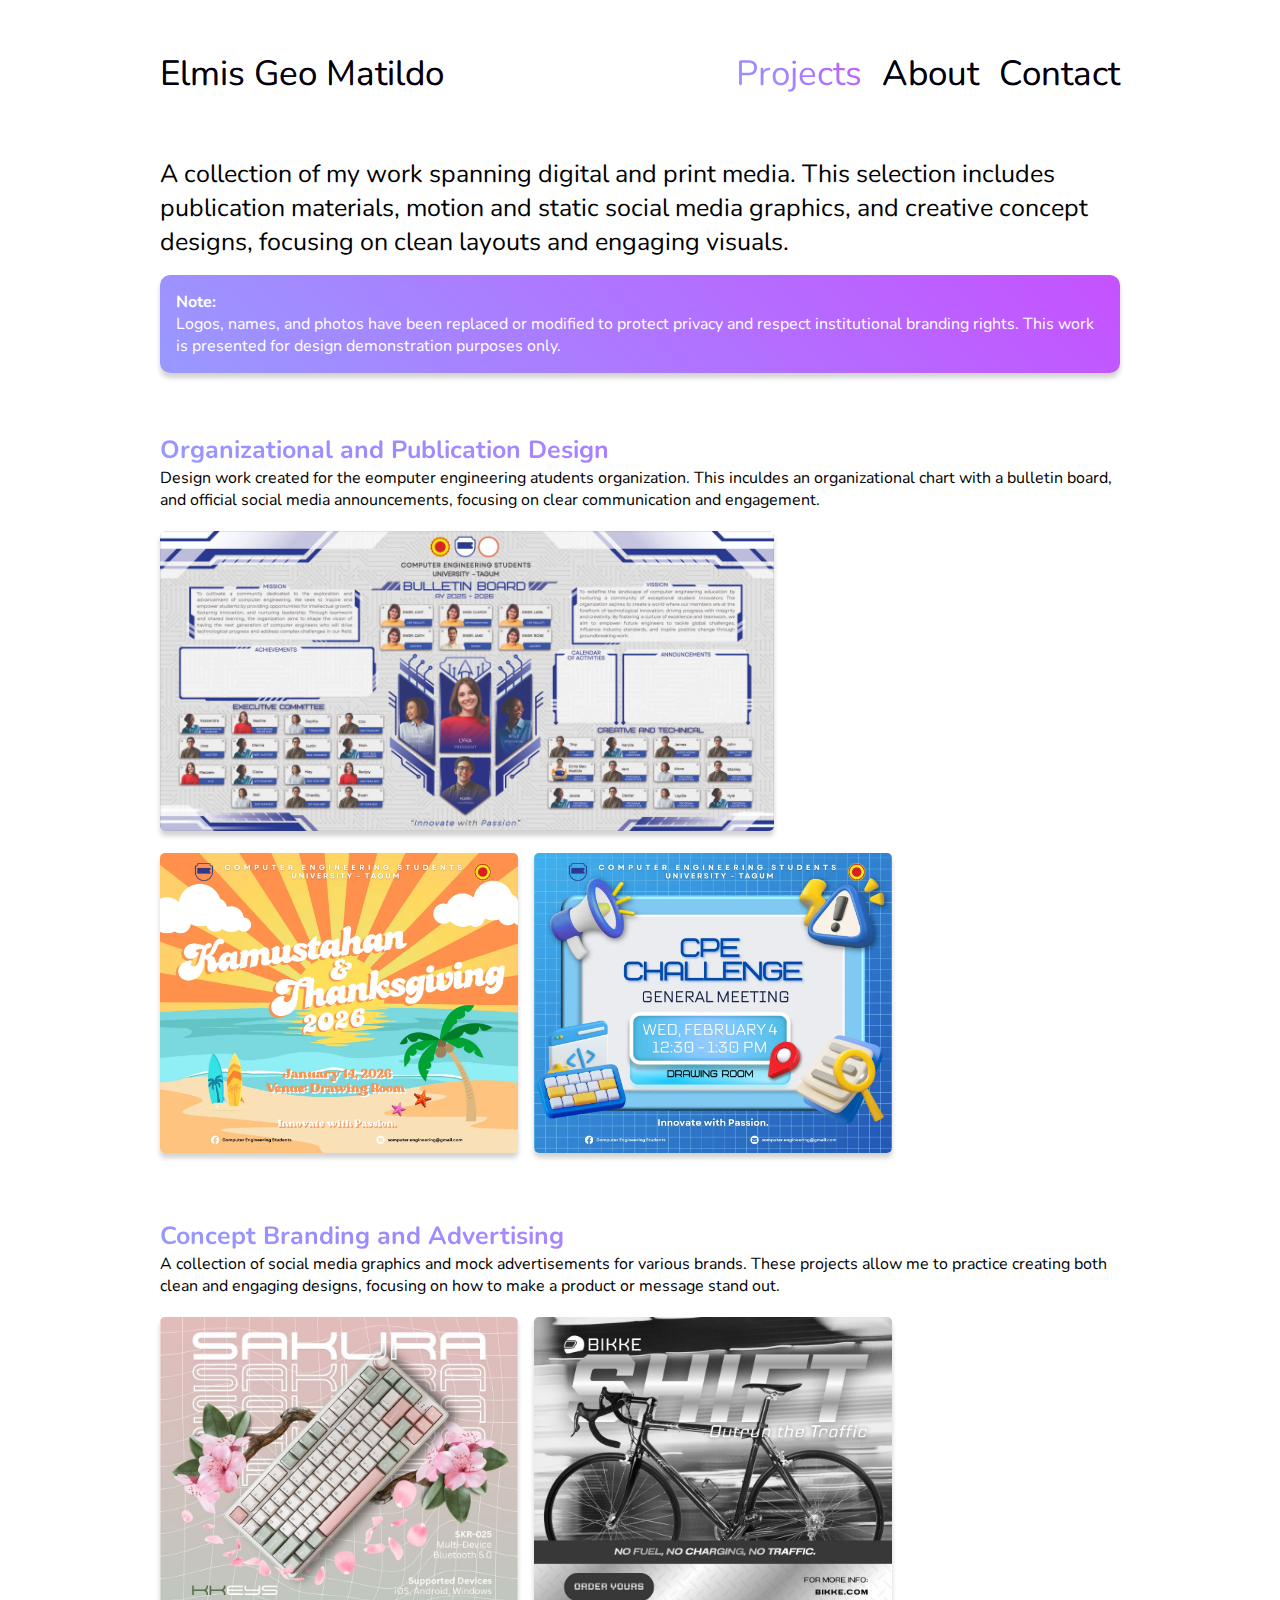
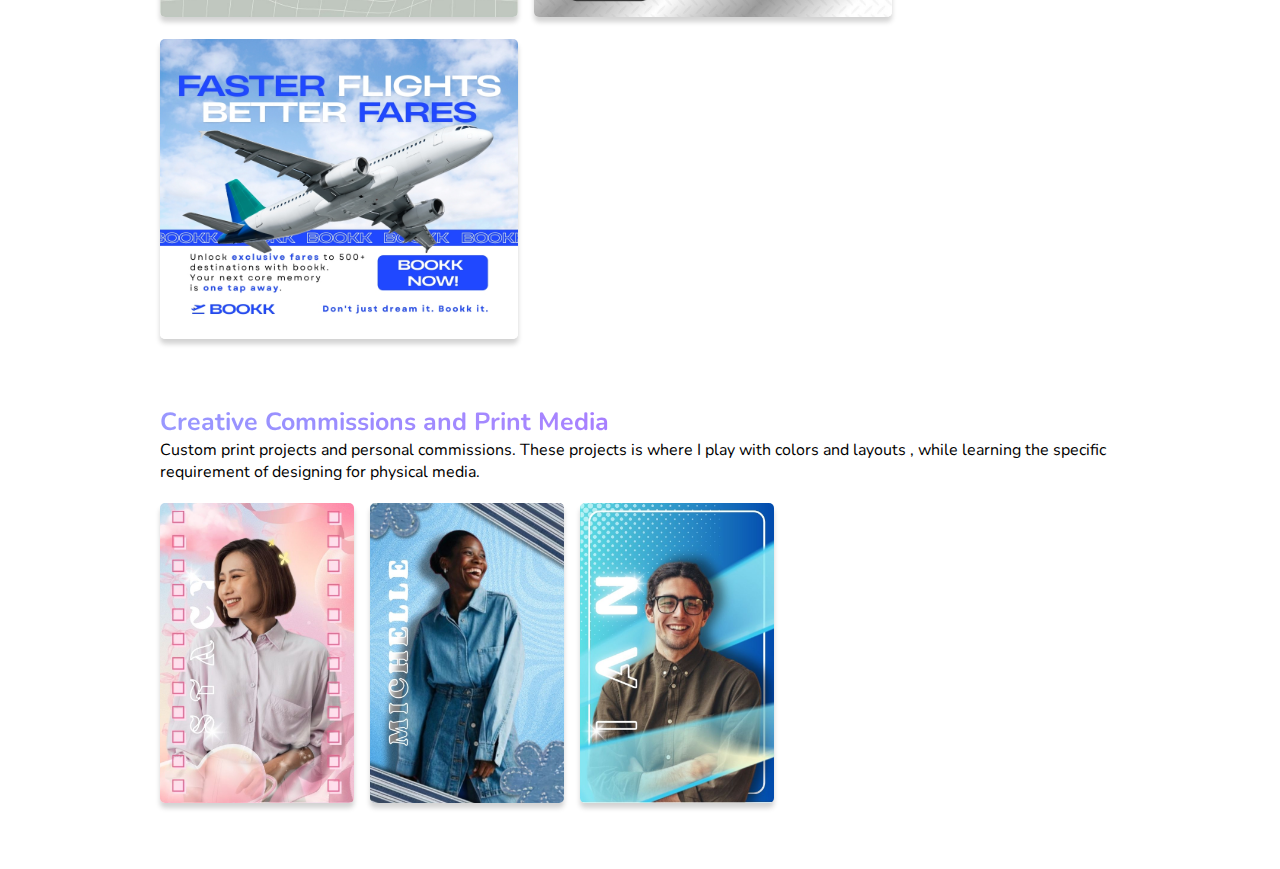
<file: projects.html>
<!DOCTYPE html>
<html lang="en">
<head>
    <meta charset="UTF-8">
    <meta name="viewport" content="width=device-width, initial-scale=1.0">
    <link rel="stylesheet" href="styles.css">
    <link rel="preconnect" href="https://fonts.googleapis.com">
    <link rel="preconnect" href="https://fonts.gstatic.com" crossorigin>
    <link href="https://fonts.googleapis.com/css2?family=Nunito:ital,wght@0,200..1000;1,200..1000&family=Quicksand:wght@300..700&display=swap" rel="stylesheet">
    <title>Projects | Elmis Geo Matildo</title>
    <link rel="shortcut icon" href="icons/favicon.ico" type="image/x-icon">
</head>
<body>
    <nav>
        <ul>
            <a href="index.html"><li class="nav-link">Elmis Geo Matildo</li></a>
            <span>
                <a href="#"><li class="nav-link active">Projects</li></a>
                <a href="about.html"><li class="nav-link">About</li></a>
                <a href="contact.html"><li class="nav-link">Contact</li></a>
            </span>
        </ul>
    </nav>
    <main>
        <div class="projects-container">
            <p class="regular-text">
                A collection of my work spanning digital and print media. This selection includes publication materials, motion and
                static social media graphics, and creative concept designs, focusing on clean layouts and engaging visuals.
            </p>
            <span class="banner margin-top-l">
                <p class="bold-text">Note:</p>
                <p>Logos, names, and photos have been replaced or modified to protect privacy and respect institutional branding rights.
                This work is presented for design demonstration purposes only.</p>
            </span>
        </div>
        
        <div class="projects-container">
            <p class="regular-text bold-text gradient-text">Organizational and Publication Design</p>
            <p class="">Design work created for the eomputer engineering atudents organization. This inculdes an
                organizational chart with a bulletin board, and official social media announcements, focusing on clear communication and engagement.
            </p>
            <div class="projects-container-row">
                <a href="projects-sub-school-bulletin.html"><img src="images/Portfolio assets/org-bulletin.webp" alt="Org bulletin board project." class="project-item" id="org-bulletin"></a>
                <a href="projects-sub-school-event.html"><img src="images/Portfolio assets/org-gathering.webp" alt="Org gathering announcement project." class="project-item" id="org-event"></a>
                <a href="projects-sub-school-announcement.html"><img src="images/Portfolio assets/org-announcement.webp" alt="Org meeting announcement project." class="project-item" id="org-meeting"></a>
            </div>
        </div>
        <div class="projects-container">
            <p class="regular-text bold-text gradient-text">Concept Branding and Advertising</p>
            <p class="">A collection of social media graphics and mock advertisements for various brands. These projects allow me 
                to practice creating both clean and engaging designs, focusing on how to make a product or message stand out.
            </p>
            <div class="projects-container-row">
                <a href="projects-sub-ad-keyboard.html"><img src="images/Portfolio assets/mockSocMedAd/keyboard.jpg" alt="Keyboard social media ad project." class="project-item" id="keyboard-ad"></a>
                <a href="projects-sub-ad-bike.html"><img src="images/Portfolio assets/mockSocMedAd/bike.jpg" alt="Bike social media project." class="project-item" ></a>
                <a href="projects-sub-ad-flight-booking.html"><img src="images/Portfolio assets/mockSocMedAd/flight.jpg" alt="Flight booking service social media ad." class="project-item" ></a>
            </div>
        </div>
        <div class="projects-container">
            <p class="regular-text bold-text gradient-text">Creative Commissions and Print Media</p>
            <p>Custom print projects and personal commissions. These projects is where I play with colors and layouts , while 
                learning the specific requirement of designing for physical media.
            </p>
            <div class="projects-container-row">
                <a href="projects-sub-personal-pink.html"><img src="images/Portfolio assets/Photo Cards/pink-front.jpg" alt="Valentines theme photo card." class="project-item" id="pink-photocard"></a>
                <a href="projects-sub-personal-blue.html"><img src="images/Portfolio assets/Photo Cards/blue-front.jpg" alt="Blue scrapbook theme photo card." class="project-item" ></a>
                <a href="projects-sub-personal-cyan.html"><img src="images/Portfolio assets/Photo Cards/cyan-front.jpg" alt="Abstract theme photo card." class="project-item" ></a>
            </div>
        </div>
    </main>
    <div id="nav-spacer"></div>
</body>
</html>
</file>
<file: styles.css>
:root {
    --narrow-width: calc(100vw - 320px);
    --general-margin: 50px 160px 60px 160px;
    --con-margin: 0px 160px 60px 160px;
    @media (max-width: 480px) {
        --narrow-width: 90vw;
        --general-margin: 50px 5vw 60px 5vw;
        --con-margin: 0px 5vw 60px 5vw;
    }
}

/* .nunito-<uniquifier> {
  font-family: "Nunito", sans-serif;
  font-optical-sizing: auto;
  font-weight: <weight>;
  font-style: normal;
} */

* {
    margin: 0;
    padding: 0;
    list-style: none;
    text-decoration: none;
    font-family: "Nunito", Arial, Helvetica, sans-serif;
    font-weight: normal;
    color: black;
    scroll-behavior: smooth;
}

body {
    background-image: whitesmoke;
}

nav {
    width: var(--narrow-width);
    margin: var(--general-margin);
}

nav > ul {
    width: inherit;
    justify-content: space-between;
}

nav, nav > ul, nav > ul > *, nav > ul > span {
    display: flex;
}

nav > ul > span {
    gap: 20px;
}

.nav-link {
    font-size: 35px;
    color: black;
    background-clip: text;
    transition: 0.2s ease all;
    background-image: linear-gradient(
    45deg,
    hsl(240deg 100% 80%) 0%,
    hsl(243deg 100% 79%) 8%,
    hsl(246deg 100% 78%) 17%,
    hsl(250deg 100% 77%) 25%,
    hsl(253deg 100% 77%) 33%,
    hsl(257deg 100% 76%) 42%,
    hsl(260deg 100% 74%) 50%,
    hsl(264deg 100% 73%) 58%,
    hsl(267deg 100% 72%) 67%,
    hsl(270deg 100% 71%) 75%,
    hsl(274deg 100% 69%) 83%,
    hsl(277deg 100% 68%) 92%,
    hsl(280deg 100% 66%) 100%
  );
}

.nav-link:hover {
    cursor: pointer;
    color: transparent;
}

.intro > p {
    width: 50vw;
}

.projects-preview-container, .intro, .contacts, .projects-container {
    width: var(--narrow-width);
    margin: var(--con-margin);
}

.information-container {
    width: var(--narrow-width);
    margin: var(--con-margin);
}

.small-text {
    font-size: 20px;
}

.regular-text {
    font-size: 25px;
}

.large-text {
    font-size: 30px;
}

.bold-text {
    font-weight: bold;
}

.center-text {
    text-align: center;
}

.justify-text {
    text-align: justify;
}

.gradient-text, .active {
    color: transparent;
    background-clip: text;
    background-image: linear-gradient(
    45deg,
    hsl(240deg 100% 80%) 0%,
    hsl(243deg 100% 79%) 8%,
    hsl(246deg 100% 78%) 17%,
    hsl(250deg 100% 77%) 25%,
    hsl(253deg 100% 77%) 33%,
    hsl(257deg 100% 76%) 42%,
    hsl(260deg 100% 74%) 50%,
    hsl(264deg 100% 73%) 58%,
    hsl(267deg 100% 72%) 67%,
    hsl(270deg 100% 71%) 75%,
    hsl(274deg 100% 69%) 83%,
    hsl(277deg 100% 68%) 92%,
    hsl(280deg 100% 66%) 100%
  );
}

.email {
    margin-top: 20px;
}

.contact-list {
    display: flex;
    gap: 1em;
    margin-top: 10px;
}

.contact-icons {
    height: 2em;
}

.projects-preview-grid{
    height: 90vh;
    display: grid;
    gap: 20px;
    padding-bottom: 10px;
    margin-top: 20px;
    grid-auto-rows: 1fr;
    grid-auto-columns: 1fr;
    grid-template-areas: 
    "item-1 item-2 item-2"
    "item-3 item-2 item-2"
    "item-3 item-4 item-5";
    gap: 1em;
}

.grid-item > img {
    width: 100%;
    height: 100%;
    object-fit: cover;
    border-radius: inherit;
}

.grid-item {
    transition: all 0.5s ease;
    border-radius: 5px;
    box-shadow: 0 5px 5px lightgray;
}

.grid-item:hover {
    transform: translateY(-5px);
    box-shadow: 0 10px 10px lightgray;
}

.grid-item:nth-child(1) {
    height: 30vh;
}

.grid-item:nth-child(4), .grid-item:nth-child(5) {
    height: 30vh;
}

.project-item  {
    height: 300px;
    border-radius: 5px;
    box-shadow: 0 5px 5px lightgray;
    transition: all 0.3s ease;
}

.project-item:hover {
    transform: translateY(-5px);
    box-shadow: 0 10px 10px lightgray;
    scale: 105%;
}

.projects-container-row {
    margin-top: 20px;
    display: flex;
    flex-wrap: wrap;
    gap: 1em;
}

.project-view-container {
    width: var(--narrow-width);
    margin: var(--general-margin);
    display: flex;
    flex-flow: column;
}

.main-view-project-image, .main-view-project-video {
    width: 50vw;
    align-self: center;
    margin: 0.6em 0 2em 0;
    box-shadow: 0 5px 5px lightgray;
    border-radius: 5px;
}

.main-view-project-image-large {
    width: 75vw;
    align-self: center;
    margin: 0.6em 0 2em 0;
    box-shadow: 0 5px 5px lightgray;
    border-radius: 5px;
}

.project-details-container {
    display: flex;
    flex-flow: column;
    gap: 1em;
    margin-bottom: 2em;
}

.body-list {
    display: block;
}

#nav-spacer {
    display: none;
}

.margin-top-m {
    margin-top: 0.5em;
}

.margin-top-l {
    margin-top: 1em;
}

.banner {
    display: block;
    padding: 1em;
    border-radius: 10px;
    box-shadow: 0 5px 5px lightgray;
    background-image: linear-gradient(
        45deg,
        hsl(240deg 100% 80%) 0%,
        hsl(280deg 100% 66%) 100%
    );
    /* background: rgb(222, 222, 255);
    color: black;
    border: blue 1px solid; */
}

.banner > * {
    color: white;
}

.photo-card-container {
    display: flex;
    width: inherit;
    justify-content: space-around;
}

.photo-card-container > span {
    text-align: center;
}

.photo-card-container > span > img {
    max-height: 30em;
    border-radius: 10px;
    box-shadow: 0 5px 5px lightgray;
}

@media (max-width: 480px) {
    #nav-spacer {
        display: block;
        height: 1px;
        margin-bottom: 1.5em;
    }

    nav {
        width: 99vw;
        margin: 0;
        padding: 2em 0;
    }

    nav > ul > a {
        /*width: 100vw;*/
        /*justify-items: center;*/
        margin-left: 5vw;
    }

    nav > ul > span {
        position: fixed;
        left: 0;
        bottom: 0;
        background: rgba(255, 255, 255, 0.8);
        backdrop-filter: blur(5px);
        width: 100vw;
        justify-content: space-around;
        padding: 1em;
        box-sizing: border-box;
        /* border-radius: 10px 10px 0 0; */
        border-top: 1px solid hsla(0, 0%, 0%, 10%);
    }

    .nav-link {
        font-size: 1.5em;
        font-weight: bold;
    }

    .intro > p {
        width: 100%;
        font-size: 1.5em;
        text-align: justify;
    }

    .projects-preview-grid {
        display: flex;
        flex-wrap: wrap;
        height: auto;
    }

    .projects-preview-grid > * {
        min-width: 100%;
        max-height: 50vh;
    }

    .projects-container-row {
        justify-content: center;
        justify-items: center;
    }

    .project-item {
        max-width: 90vw;
        height: auto;
    }

    .main-view-project-image, .main-view-project-image-large, .main-view-project-video {
        width: 100%;
    }

    .project-view-container {
        margin-top: 0;
    }

    .photo-card-container {
        flex-flow: column;
    }

    .photo-card-container > span > img {
    max-height: 80vh;
    width: 100%;
    border-radius: 10px;
    box-shadow: 0 5px 5px lightgray;
    }
}
</file>
